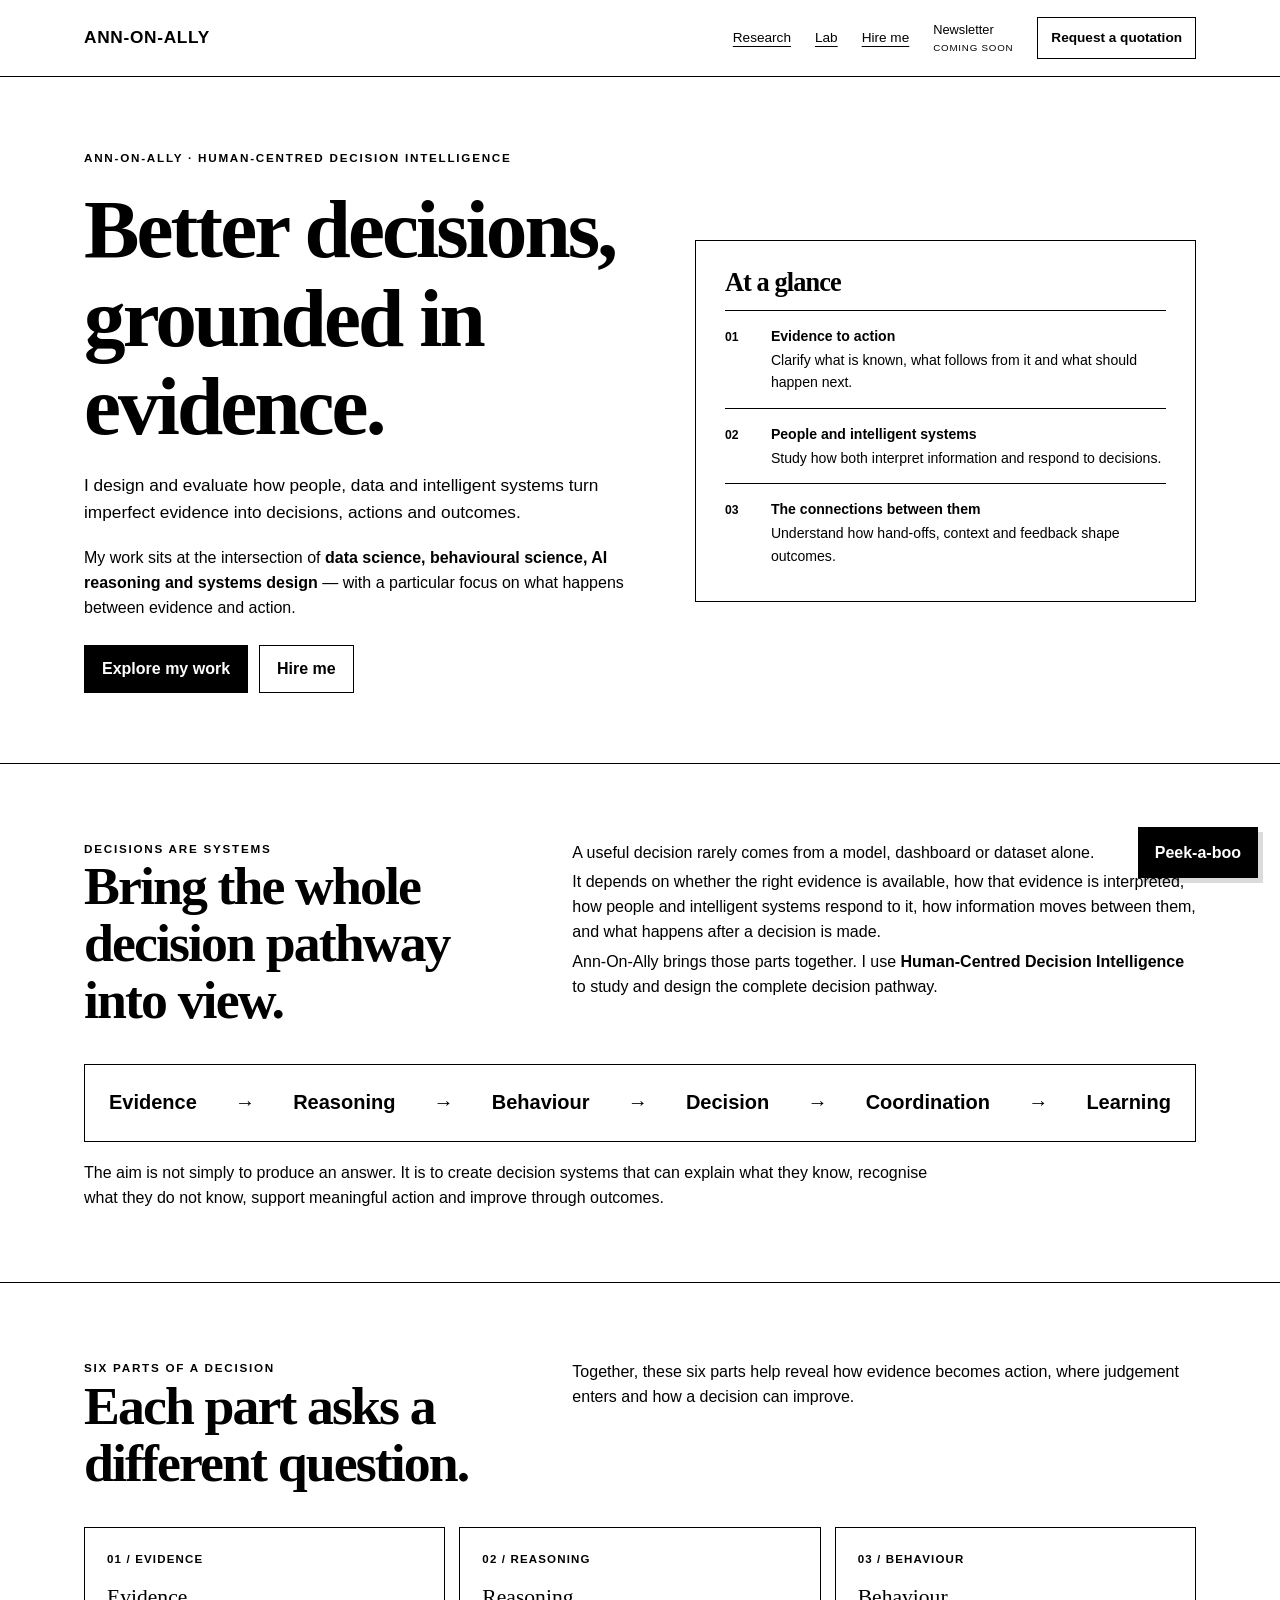
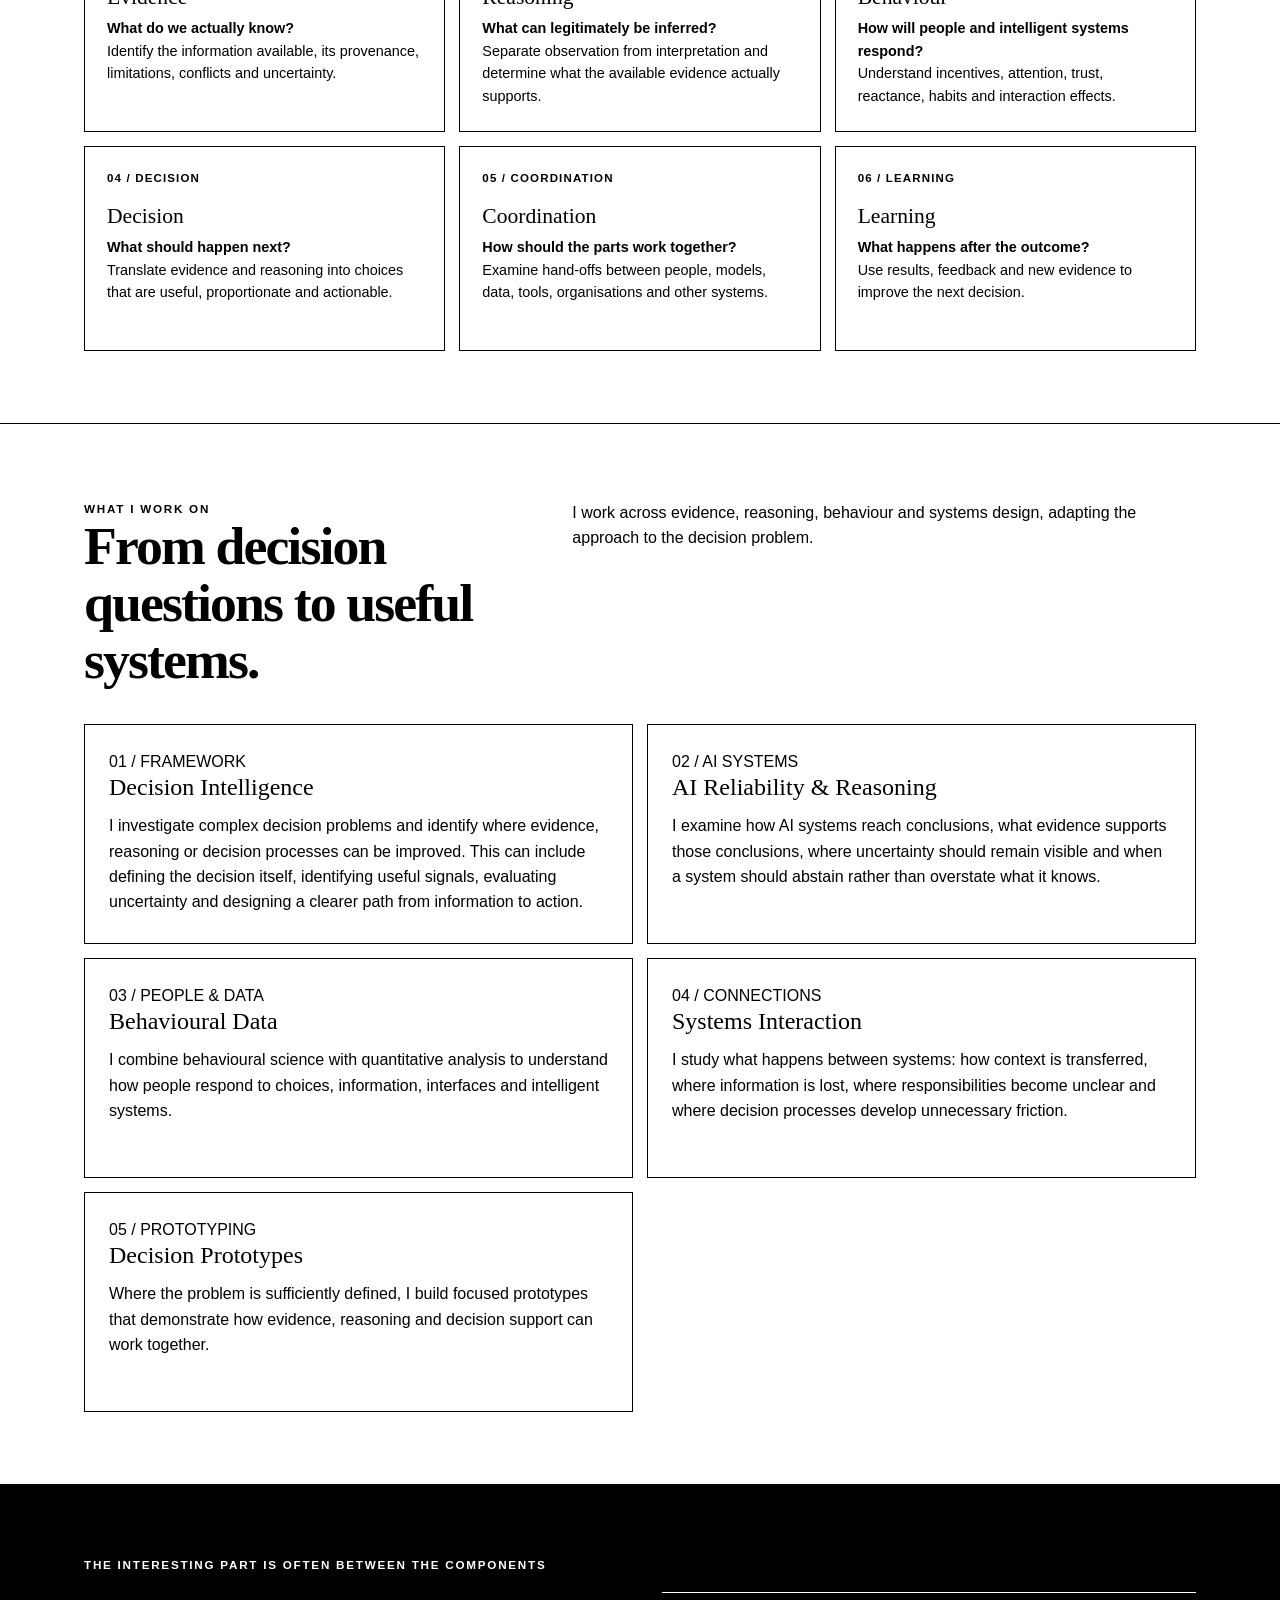
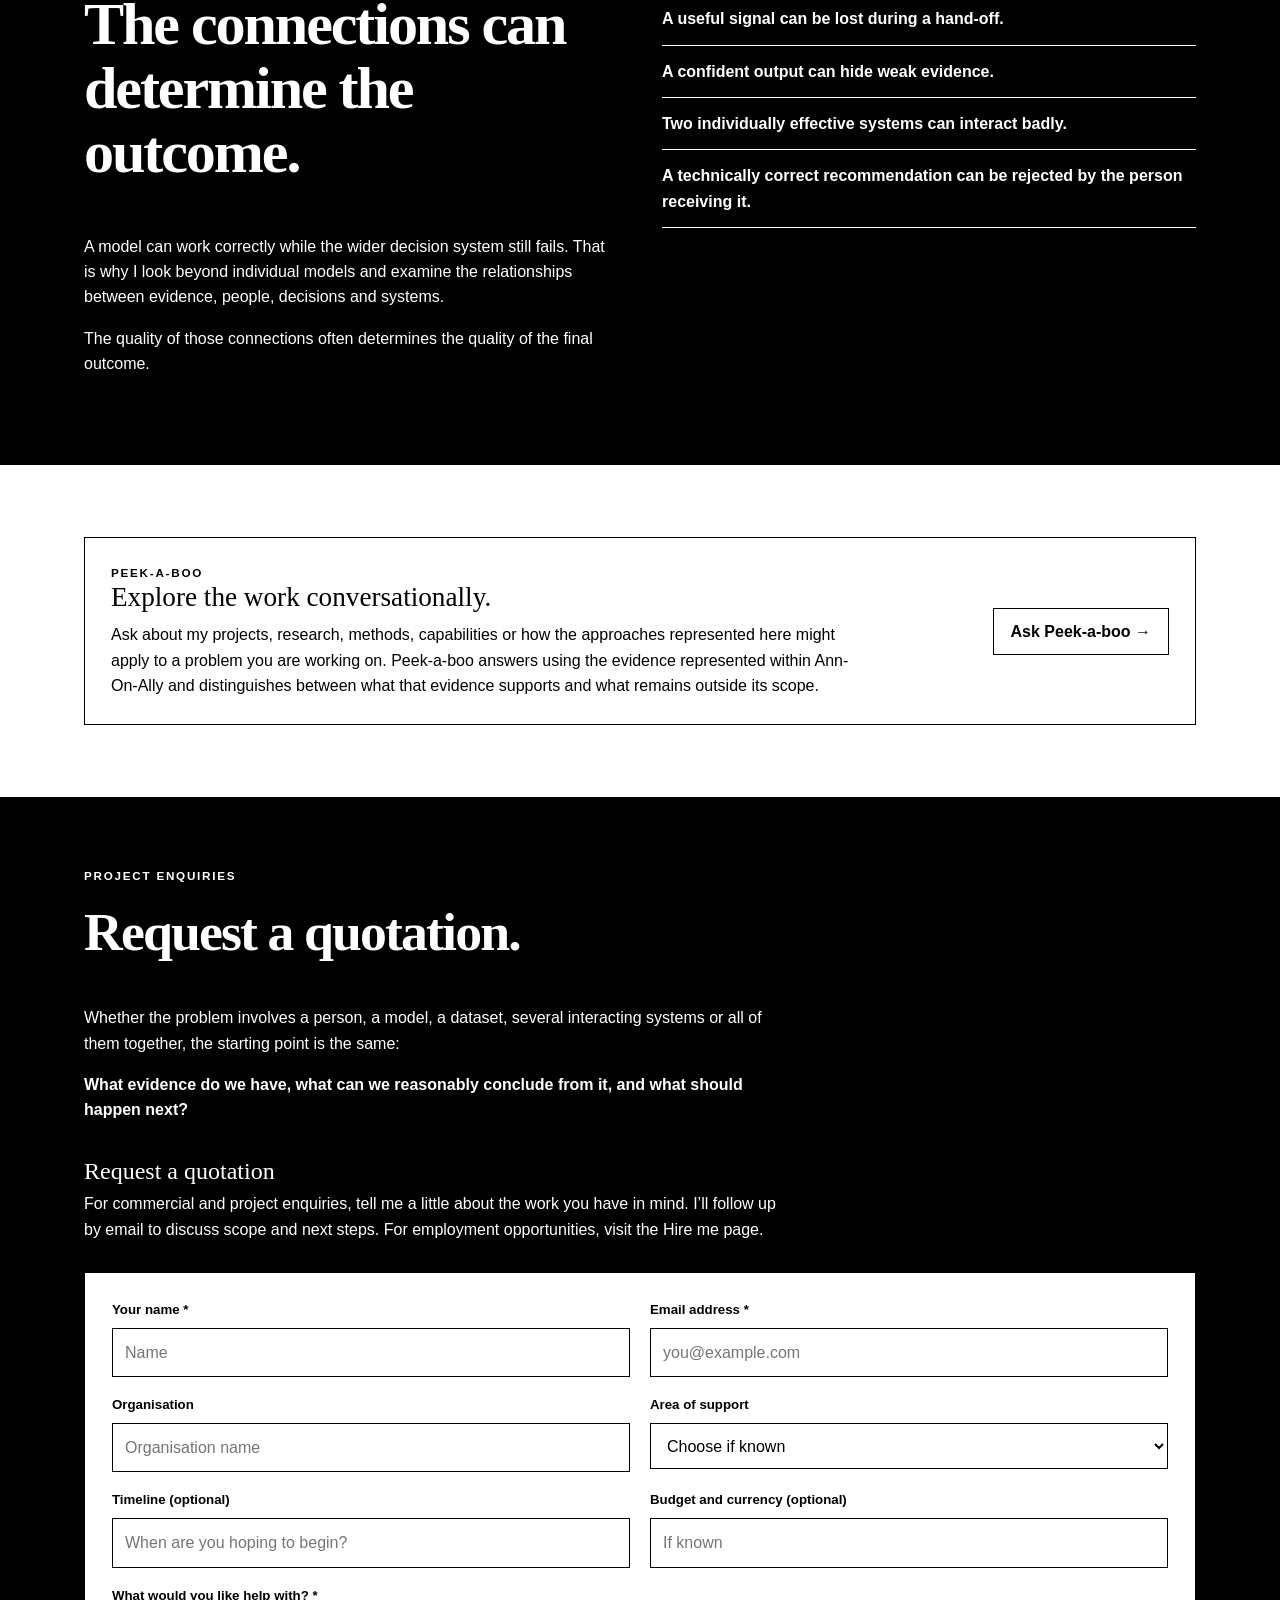
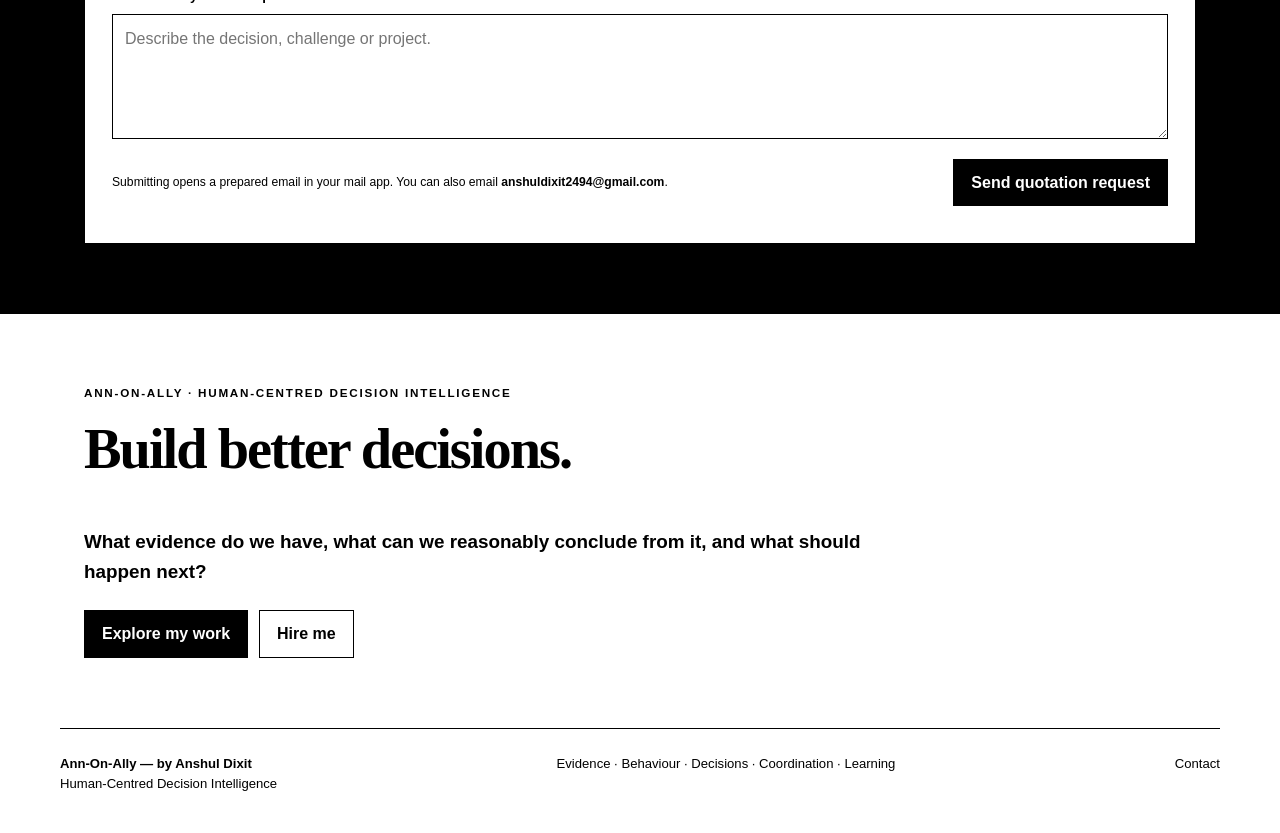
<file: ann-on-ally/index.html>
<!DOCTYPE html>

<html lang="en-GB">
<head>
<meta charset="utf-8"/><meta content="width=device-width, initial-scale=1" name="viewport"/>
<title>Ann-On-Ally | Human-Centred Decision Intelligence</title>

<meta content="Ann-On-Ally explores Human-Centred Decision Intelligence across evidence, reasoning, behaviour, decisions, coordination and learning." name="description"/><link href="assets/home.css" rel="stylesheet"/><link href="assets/frontier-chat.css" rel="stylesheet"/></head>
<body>
<header class="site-header"><div class="header-inner"><a class="wordmark" href="index.html">ANN-ON-ALLY</a><button aria-label="Open navigation" class="menu" onclick="document.querySelector('.nav').classList.toggle('open')">MENU</button><nav aria-label="Ann-On-Ally sections" class="nav"><a href="research.html">Research</a><a href="lab.html">Lab</a><a href="hire.html">Hire me</a><span aria-label="Newsletter coming soon" class="soon" title="Newsletter coming soon">Newsletter <small>Coming soon</small></span><a class="nav-cta" href="#quotation">Request a quotation</a></nav></div></header>
<main id="top"><div class="wrap">
<section class="hero"><div><p class="kicker">Ann-On-Ally · Human-Centred Decision Intelligence</p><h1>Better decisions, grounded in evidence.</h1><p class="intro">I design and evaluate how people, data and intelligent systems turn imperfect evidence into decisions, actions and outcomes.</p><p class="supporting">My work sits at the intersection of <strong>data science, behavioural science, AI reasoning and systems design</strong> — with a particular focus on what happens between evidence and action.</p><div class="button-row"><a class="button solid" href="#framework">Explore my work</a><a class="button" href="hire.html">Hire me</a></div></div><aside class="pointer-panel"><h2>At a glance</h2><div class="pointer"><b>01</b><p><strong>Evidence to action</strong>Clarify what is known, what follows from it and what should happen next.</p></div><div class="pointer"><b>02</b><p><strong>People and intelligent systems</strong>Study how both interpret information and respond to decisions.</p></div><div class="pointer"><b>03</b><p><strong>The connections between them</strong>Understand how hand-offs, context and feedback shape outcomes.</p></div></aside></section></div>
<section class="section" id="framework"><div class="wrap"><div class="section-heading"><div><p class="kicker">Decisions are systems</p><h2>Bring the whole decision pathway into view.</h2></div><div><p>A useful decision rarely comes from a model, dashboard or dataset alone.</p><p>It depends on whether the right evidence is available, how that evidence is interpreted, how people and intelligent systems respond to it, how information moves between them, and what happens after a decision is made.</p><p>Ann-On-Ally brings those parts together. I use <strong>Human-Centred Decision Intelligence</strong> to study and design the complete decision pathway.</p></div></div><div class="pathway"><span>Evidence</span><span class="arrow">→</span><span>Reasoning</span><span class="arrow">→</span><span>Behaviour</span><span class="arrow">→</span><span>Decision</span><span class="arrow">→</span><span>Coordination</span><span class="arrow">→</span><span>Learning</span></div><p style="margin:18px 0 0;max-width:850px">The aim is not simply to produce an answer. It is to create decision systems that can explain what they know, recognise what they do not know, support meaningful action and improve through outcomes.</p></div></section>
<section class="section"><div class="wrap"><div class="section-heading"><div><p class="kicker">Six parts of a decision</p><h2>Each part asks a different question.</h2></div><p>Together, these six parts help reveal how evidence becomes action, where judgement enters and how a decision can improve.</p></div><div class="cards">
<article class="card"><span class="index">01 / EVIDENCE</span><h3>Evidence</h3><p class="question">What do we actually know?</p><p>Identify the information available, its provenance, limitations, conflicts and uncertainty.</p></article>
<article class="card"><span class="index">02 / REASONING</span><h3>Reasoning</h3><p class="question">What can legitimately be inferred?</p><p>Separate observation from interpretation and determine what the available evidence actually supports.</p></article>
<article class="card"><span class="index">03 / BEHAVIOUR</span><h3>Behaviour</h3><p class="question">How will people and intelligent systems respond?</p><p>Understand incentives, attention, trust, reactance, habits and interaction effects.</p></article>
<article class="card"><span class="index">04 / DECISION</span><h3>Decision</h3><p class="question">What should happen next?</p><p>Translate evidence and reasoning into choices that are useful, proportionate and actionable.</p></article>
<article class="card"><span class="index">05 / COORDINATION</span><h3>Coordination</h3><p class="question">How should the parts work together?</p><p>Examine hand-offs between people, models, data, tools, organisations and other systems.</p></article>
<article class="card"><span class="index">06 / LEARNING</span><h3>Learning</h3><p class="question">What happens after the outcome?</p><p>Use results, feedback and new evidence to improve the next decision.</p></article>
</div></div></section>
<section class="section" id="work"><div class="wrap"><div class="section-heading"><div><p class="kicker">What I work on</p><h2>From decision questions to useful systems.</h2></div><p>I work across evidence, reasoning, behaviour and systems design, adapting the approach to the decision problem.</p></div><div class="work-grid">
<article class="work-card"><span class="index">01 / FRAMEWORK</span><h3>Decision Intelligence</h3><p>I investigate complex decision problems and identify where evidence, reasoning or decision processes can be improved. This can include defining the decision itself, identifying useful signals, evaluating uncertainty and designing a clearer path from information to action.</p></article>
<article class="work-card"><span class="index">02 / AI SYSTEMS</span><h3>AI Reliability &amp; Reasoning</h3><p>I examine how AI systems reach conclusions, what evidence supports those conclusions, where uncertainty should remain visible and when a system should abstain rather than overstate what it knows.</p></article>
<article class="work-card"><span class="index">03 / PEOPLE &amp; DATA</span><h3>Behavioural Data</h3><p>I combine behavioural science with quantitative analysis to understand how people respond to choices, information, interfaces and intelligent systems.</p></article>
<article class="work-card"><span class="index">04 / CONNECTIONS</span><h3>Systems Interaction</h3><p>I study what happens between systems: how context is transferred, where information is lost, where responsibilities become unclear and where decision processes develop unnecessary friction.</p></article>
<article class="work-card"><span class="index">05 / PROTOTYPING</span><h3>Decision Prototypes</h3><p>Where the problem is sufficiently defined, I build focused prototypes that demonstrate how evidence, reasoning and decision support can work together.</p></article>
</div></div></section>
<section class="insight"><div class="wrap"><p class="kicker">The interesting part is often between the components</p><div class="insight-grid"><div><h2>The connections can determine the outcome.</h2><p>A model can work correctly while the wider decision system still fails. That is why I look beyond individual models and examine the relationships between evidence, people, decisions and systems.</p><p>The quality of those connections often determines the quality of the final outcome.</p></div><ul class="insight-list"><li>A useful signal can be lost during a hand-off.</li><li>A confident output can hide weak evidence.</li><li>Two individually effective systems can interact badly.</li><li>A technically correct recommendation can be rejected by the person receiving it.</li></ul></div></div></section>
<section class="section" id="frontier"><div class="wrap"><div class="frontier"><div><p class="kicker">Peek-a-boo</p><h3>Explore the work conversationally.</h3><p>Ask about my projects, research, methods, capabilities or how the approaches represented here might apply to a problem you are working on. Peek-a-boo answers using the evidence represented within Ann-On-Ally and distinguishes between what that evidence supports and what remains outside its scope.</p></div><button class="button frontier-open" type="button">Ask Peek-a-boo →</button></div></div></section>
<section class="quote-section" id="quotation"><div class="wrap"><p class="kicker">Project enquiries</p><h2>Request a quotation.</h2><p class="quote-intro">Whether the problem involves a person, a model, a dataset, several interacting systems or all of them together, the starting point is the same:</p><p class="quote-intro"><strong>What evidence do we have, what can we reasonably conclude from it, and what should happen next?</strong></p><h3 style="font:1.5rem Georgia,serif;margin:36px 0 6px">Request a quotation</h3><p class="quote-intro">For commercial and project enquiries, tell me a little about the work you have in mind. I’ll follow up by email to discuss scope and next steps. For employment opportunities, visit the Hire me page.</p><form class="form-shell" id="quotationForm"><div class="form-grid"><div class="field"><label for="name">Your name *</label><input autocomplete="name" id="name" name="name" placeholder="Name" required=""/></div><div class="field"><label for="email">Email address *</label><input autocomplete="email" id="email" name="email" placeholder="you@example.com" required="" type="email"/></div><div class="field"><label for="organisation">Organisation</label><input autocomplete="organization" id="organisation" name="organisation" placeholder="Organisation name"/></div><div class="field"><label for="support">Area of support</label><select id="support" name="support"><option value="">Choose if known</option><option>Decision Intelligence Audit</option><option>AI Reliability Evaluation</option><option>Systems Interaction Review</option><option>Behavioural Data Investigation</option><option>Decision Prototype</option><option>Something else / not sure yet</option></select></div><div class="field"><label for="timeline">Timeline (optional)</label><input id="timeline" name="timeline" placeholder="When are you hoping to begin?"/></div><div class="field"><label for="budget">Budget and currency (optional)</label><input id="budget" name="budget" placeholder="If known"/></div><div class="field full"><label for="details">What would you like help with? *</label><textarea id="details" name="details" placeholder="Describe the decision, challenge or project." required=""></textarea></div></div><div class="form-bottom"><p class="form-note">Submitting opens a prepared email in your mail app. You can also email <strong>anshuldixit2494@gmail.com</strong>.</p><button class="button solid" type="submit">Send quotation request</button></div><p aria-live="polite" class="form-note" id="quotationStatus" style="margin-top:10px"></p></form></div></section>
<section class="closing"><div class="wrap"><p class="kicker">Ann-On-Ally · Human-Centred Decision Intelligence</p><h2>Build better decisions.</h2><p class="bold-line">What evidence do we have, what can we reasonably conclude from it, and what should happen next?</p><div class="button-row" style="margin-top:24px"><a class="button solid" href="#framework">Explore my work</a><a class="button" href="hire.html">Hire me</a></div></div></section></main>
<footer class="wrap footer"><p><span class="footer-brand">Ann-On-Ally — by Anshul Dixit</span><br/>Human-Centred Decision Intelligence</p><p>Evidence · Behaviour · Decisions · Coordination · Learning</p><p><a href="mailto:anshuldixit2494@gmail.com">Contact</a></p></footer>
<button class="frontier-launch" id="frontierLaunch" type="button">Peek-a-boo</button><aside aria-label="Peek-a-boo" class="frontier-chat" id="frontierChat">
<div class="fc-head"><div><strong>Peek-a-boo</strong><span>Evidence-aware website assistant</span></div><button aria-label="Close" class="fc-close" id="frontierClose" type="button">×</button></div>
<div class="fc-body" id="frontierMessages">
<div class="fc-msg bot">Ask about Anshul’s work, research, methods, capabilities, or how the approaches represented on Ann-On-Ally might apply to your problem.<div class="fc-meta"><span class="fc-status">PEEK-A-BOO</span> · Website evidence</div></div>
</div>
<form class="fc-form" id="frontierForm"><input aria-label="Question" autocomplete="off" id="frontierInput" maxlength="1200" placeholder="Ask about the work or how it could apply…"/><button type="submit">Ask</button></form>
<div class="fc-note">Peek-a-boo answers from evidence represented within Ann-On-Ally and can leave a question unresolved when the site does not support a conclusion.</div>
</aside><script src="cloud-config.js"></script><script src="assets/site.js"></script><script src="assets/frontier-chat.js"></script></body></html>
</file>
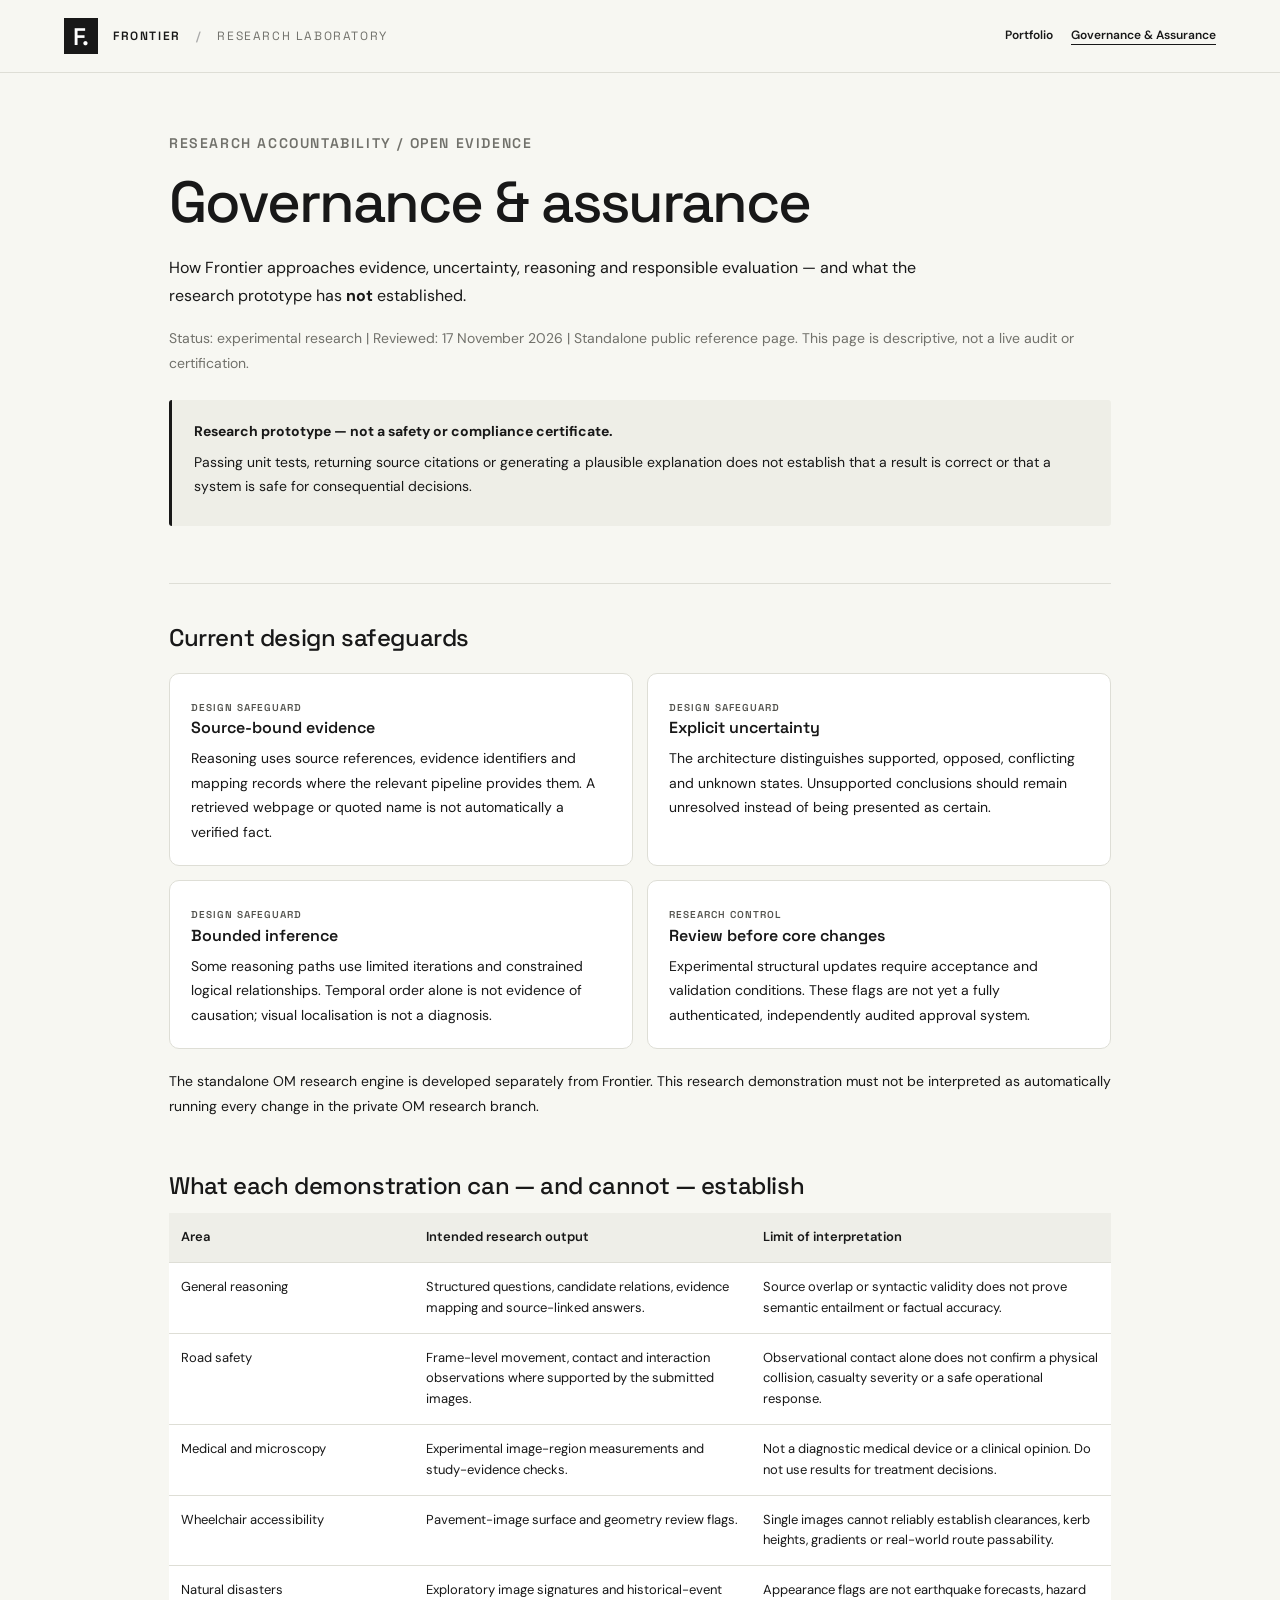
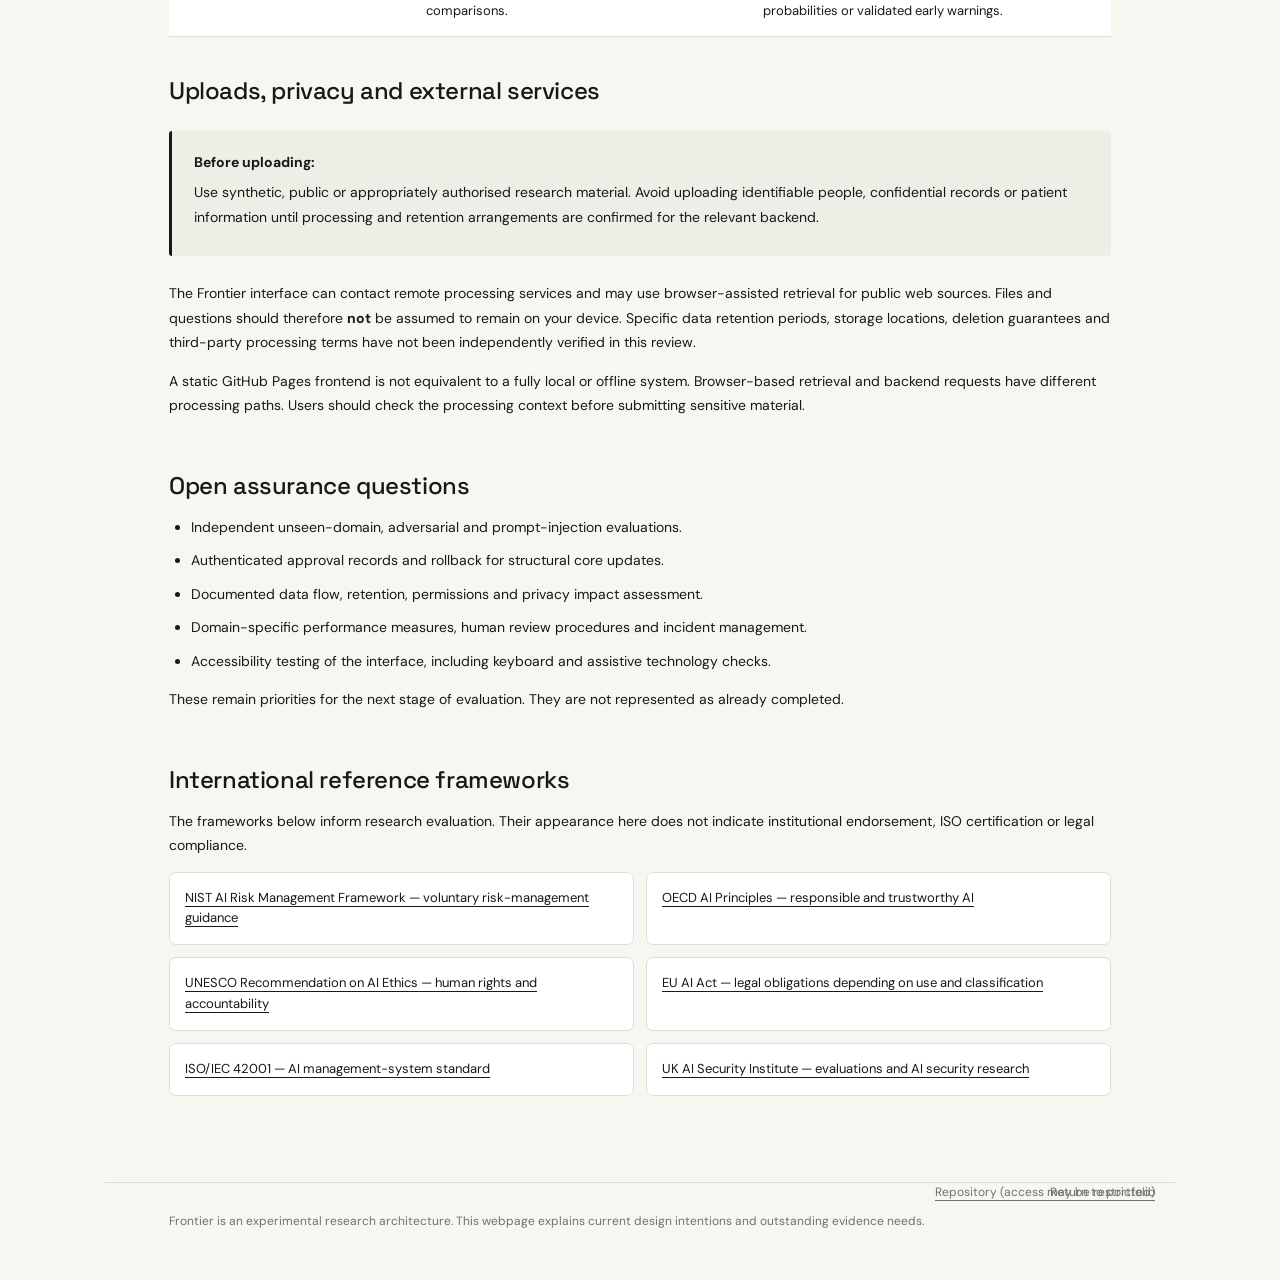
<file: frontier-assurance/index.html>
<!doctype html>
<html lang="en">
<head>
<meta charset="utf-8">
<meta name="viewport" content="width=device-width,initial-scale=1">
<meta name="description" content="Frontier research prototype: governance approach, evidence safeguards, limitations and responsible-AI framework references.">
<title>Governance &amp; Assurance | Frontier Research Laboratory</title>
<style>
@import url('https://fonts.googleapis.com/css2?family=DM+Sans:wght@400;500;600;700&family=Space+Grotesk:wght@400;500;600;700&display=swap');
:root{--ink:#181818;--muted:#71716b;--line:#deded6;--paper:#f7f7f2;--white:#fff}*{box-sizing:border-box}body{margin:0;background:var(--paper);color:var(--ink);font:14px/1.6 'DM Sans',system-ui,sans-serif}button,input,textarea,select{font:inherit}button,a,summary{-webkit-tap-highlight-color:transparent}button,summary{cursor:pointer}a{color:inherit;text-underline-offset:4px}header{padding:23px 5%;border-bottom:1px solid var(--line);display:flex;justify-content:space-between;align-items:center;gap:20px;background:var(--paper)}.brand{text-decoration:none;font:600 12px 'Space Grotesk',sans-serif;letter-spacing:1.6px;display:flex;gap:15px;align-items:center}.symbol{display:grid;place-items:center;background:var(--ink);color:white;width:34px;height:36px;font-size:24px;letter-spacing:-2px;padding-right:3px}.divider{color:#aaa}.muted{color:var(--muted);font-weight:400}.connections{display:flex;gap:22px;font-size:11px;color:var(--muted)}main{max-width:1380px;margin:auto;padding:0 5%}.intro{padding:54px 0 38px;position:relative}.eyebrow,.field-caption{font-size:10px;font-weight:600;letter-spacing:1.8px;color:var(--muted)}h1{font:500 clamp(35px,4.2vw,60px)/1.08 'Space Grotesk',sans-serif;letter-spacing:-2.8px;margin:18px 0}h1 span{color:#8c8c82}.lede{position:absolute;right:0;bottom:45px;color:var(--muted);max-width:335px;font-size:13px}.version-tabs{display:grid;grid-template-columns:repeat(3,1fr);border:1px solid var(--line);border-radius:10px 10px 0 0;overflow:hidden}.version-tabs button{position:relative;text-align:left;border:0;border-right:1px solid var(--line);padding:19px 26px;background:#efefe8;display:grid;grid-template-columns:25px 1fr;column-gap:12px;align-items:center}.version-tabs button:last-child{border-right:0}.version-tabs button[aria-selected=true]{background:var(--ink);color:#fff}.version-tabs button>span{grid-row:span 2;font:11px 'Space Grotesk';opacity:.5}.version-tabs strong{font:500 19px 'Space Grotesk';letter-spacing:-.5px}.version-tabs small{opacity:.6;font-size:11px}.lab{display:grid;grid-template-columns:1fr 1.13fr;border:1px solid var(--line);border-top:0;background:var(--white);border-radius:0 0 10px 10px;overflow:hidden}.inputs,.outputs{padding:28px 30px}.inputs{border-right:1px solid var(--line)}.outputs{background:#fdfdfa}.section-head{display:flex;align-items:center;justify-content:space-between;gap:10px;margin-bottom:14px}h2{font:500 18px 'Space Grotesk';margin:0;letter-spacing:-.4px}.tag{font:500 9px 'Space Grotesk';letter-spacing:.8px;border:1px solid var(--line);border-radius:3px;padding:5px 7px;white-space:nowrap}.note{color:var(--muted);font-size:12px;line-height:1.7;margin:14px 0 23px}label{display:block;font-size:12px;font-weight:600;margin:18px 0 9px}textarea,select{width:100%;border:1px solid #d6d6ce;border-radius:5px;padding:13px;background:#fff;resize:vertical;line-height:1.6;color:var(--ink)}textarea:focus,select:focus{outline:2px solid #444;outline-offset:2px}.presets{display:flex;gap:6px;flex-wrap:wrap}.presets button,#check-bridge,#download-result{border:1px solid var(--line);border-radius:4px;background:white;padding:6px 10px;font-size:11px}.presets button:hover{border-color:var(--ink)}.retrieval-box{display:flex;gap:12px;border:1px dashed var(--line);border-radius:5px;padding:15px;margin:23px 0 18px}.retrieval-box strong{font-size:12px}.retrieval-box p{margin:3px 0 0;font-size:11px;color:var(--muted)}.arrow{font-size:22px}.run{background:var(--ink);color:#fff;border:0;border-radius:5px;padding:14px 17px;text-align:left;width:100%;display:flex;justify-content:space-between;align-items:center;font-weight:500}.run:hover{background:#363630}.run:disabled{opacity:.5;cursor:wait}.small{font-size:10px;line-height:1.7;color:var(--muted)}#progress{font-size:12px;min-height:20px}details{border-top:1px solid var(--line);padding-top:14px;margin:20px 0}summary{font-size:12px;font-weight:500}ol{padding-left:18px;font-size:12px;color:var(--muted)}li{margin:9px 0}.empty{text-align:center;padding:70px 0 90px;color:var(--muted)}.orbit{display:block;font:70px 'Space Grotesk';color:#b6b6a9}.empty h3{font:500 20px 'Space Grotesk';color:var(--ink);margin:19px 0 10px}.empty p{font-size:12px}.flow{display:flex;justify-content:center;gap:9px;align-items:center;margin-top:38px;font-size:10px}.flow span{border:1px solid var(--line);padding:7px 10px;border-radius:4px}.flow b{font-weight:400}.answer{font:400 17px/1.8 'DM Sans';white-space:pre-wrap;margin:25px 0}.source-title{font:500 13px 'Space Grotesk';border-top:1px solid var(--line);padding-top:20px}.source{padding:10px 0;border-bottom:1px solid var(--line);display:flex;gap:13px;align-items:flex-start}.source .number{font-size:10px;color:var(--muted)}.source a{font-size:12px;text-decoration:none;overflow-wrap:anywhere}.source p{font-size:10px;color:var(--muted);margin:3px 0}.branch-scores{display:grid;grid-template-columns:1fr 1fr;gap:10px}.branch{border:1px solid var(--line);padding:13px;border-radius:5px}.branch strong{display:block;font:500 27px 'Space Grotesk'}.branch p{font-size:10px;color:var(--muted);margin:3px 0}.branch span{font-size:11px}pre{max-height:400px;overflow:auto;font:10px/1.6 ui-monospace,monospace;background:#efefe8;padding:15px;white-space:pre-wrap;overflow-wrap:anywhere}footer{position:relative;margin:28px 0 40px;padding-right:130px;color:var(--muted);font-size:10px}footer p{margin:4px 0}footer>a{position:absolute;right:0;top:0}.sr-only{position:absolute;width:1px;height:1px;overflow:hidden;clip:rect(0,0,0,0)}[hidden]{display:none!important}button:focus-visible,a:focus-visible,summary:focus-visible{outline:2px solid #777;outline-offset:3px}@media(max-width:900px){.lede{position:static;max-width:100%;margin-top:20px}.intro{padding-top:34px}h1{letter-spacing:-1.7px}.connections{flex-direction:column;gap:2px}.lab{grid-template-columns:1fr}.inputs{border-right:0;border-bottom:1px solid var(--line)}.version-tabs button{padding:15px 12px;grid-template-columns:1fr}.version-tabs button>span{display:none}.version-tabs strong{font-size:15px}.version-tabs small{font-size:9px}.empty{padding:40px 0 60px}}@media(max-width:480px){header{padding:15px 5%}.brand{gap:8px;letter-spacing:.7px;font-size:10px}.brand .muted,.divider{display:none}.connections{font-size:9px}.inputs,.outputs{padding:23px 20px}main{padding:0 4%}.tag{font-size:8px}.flow{gap:5px}.flow span{padding:6px}.answer{font-size:15px}}
.version-tabs{grid-template-columns:repeat(4,1fr)}.version-tabs button{display:flex;flex-direction:column;align-items:flex-start;gap:6px;padding:18px}.version-tabs strong{font-size:16px;line-height:1.3}.agent-panel{border:1px solid var(--line);border-top:0;padding:32px;background:white;display:grid;grid-template-columns:1fr 1fr;gap:50px}.agent-panel h3{font:500 17px 'Space Grotesk'}.agent-panel li{padding:8px;border-bottom:1px solid var(--line)}.secondary{background:white;border:1px solid #ccc;border-radius:4px;padding:10px 14px;margin:10px 0;font-size:12px}.camera-preview{background:#efefe8;border:1px solid var(--line);border-radius:5px;margin:18px 0 10px;overflow:hidden}.camera-preview canvas,.camera-preview video{width:100%;height:auto;display:block}#road-scene{background:#eee;border:1px solid #ddd;border-radius:5px;width:100%;margin-top:15px}#road-frame{width:100%}.check-label{font-weight:400;font-size:12px;display:flex;gap:8px;align-items:center}#run-physical{margin-top:24px}#run-study-example{width:100%}@media(max-width:900px){.version-tabs{grid-template-columns:repeat(2,1fr)}.version-tabs button{border-bottom:1px solid var(--line)}.agent-panel{grid-template-columns:1fr;gap:15px}.version-tabs strong{font-size:14px}}
.version-tabs{grid-template-columns:repeat(5,1fr)}.version-tabs strong{font-size:14px}.version-tabs small{font-size:10px}.files-panel{background:white;border:1px solid var(--line);border-top:0;padding:32px}.files-panel>p{max-width:850px;color:var(--muted);font-size:13px}.download-pack{display:inline-block;background:#181818;color:white;text-decoration:none;border-radius:4px;padding:12px 18px;margin:15px 0 25px}.table-wrap{overflow:auto}table{border-collapse:collapse;width:100%;font-size:12px}th{text-align:left;background:#f2f2ec}td,th{padding:15px;border-bottom:1px solid var(--line);vertical-align:top}td code{font-size:11px;overflow-wrap:anywhere}td button{font-size:11px;border:1px solid #ccc;border-radius:4px;padding:8px;background:white;white-space:normal}.file-nudge{border:1px solid var(--line);padding:14px;border-radius:5px;background:#f7f7f2;margin-bottom:20px}.file-nudge>strong{font-size:12px}.file-nudge label{font-size:11px;margin-top:12px}.file-nudge input{max-width:100%;font-size:11px}.file-nudge p{font-size:11px;color:var(--muted);overflow-wrap:anywhere}.file-nudge .secondary{margin-bottom:0}@media(max-width:1000px){.version-tabs{grid-template-columns:repeat(3,1fr)}}@media(max-width:600px){.version-tabs{grid-template-columns:repeat(2,1fr)}.files-panel{padding:22px 18px}td,th{padding:10px}}

.evidence-visuals{margin:20px 0}.evidence-visuals figure{margin:0 0 20px;padding:12px;border:1px solid #d5d5cc;border-radius:10px;background:white}.evidence-visuals img{display:block;width:100%;height:auto}.evidence-visuals figcaption{font-size:13px;line-height:1.6;margin:12px 0;color:#444}.evidence-visuals button{font-size:12px;padding:9px 12px}

.study-question-suggestions{margin:12px 0 24px}.study-question-suggestions>p:first-child{font-size:12px;font-weight:600;margin:0 0 10px}.study-question-suggestions [role=group]{display:grid;gap:8px}.study-question-suggestions button{text-align:left;font:inherit;font-size:12px;line-height:1.5;padding:10px 12px;background:#fafaf7;border:1px solid var(--line);border-radius:6px;cursor:pointer;white-space:normal}.study-question-suggestions button:hover,.study-question-suggestions button[aria-pressed=true]{background:#efefe8;border-color:#222}.study-question-suggestions button:focus-visible{outline:2px solid #222;outline-offset:2px}

</style>
<style>
:root {color-scheme:light}
.assurance-page{max-width:1070px;margin:auto;padding:44px 5% 86px}
.assurance-header{display:flex;align-items:center;justify-content:space-between;gap:16px;flex-wrap:wrap;padding:18px 5%;border-bottom:1px solid var(--line);background:var(--paper)}
.assurance-header .brand{display:inline-flex;align-items:center}
.assurance-nav{display:flex;align-items:center;gap:18px;flex-wrap:wrap}
.assurance-nav a{font-size:12px;font-weight:600;text-decoration:none}
.assurance-nav a[aria-current=page]{text-decoration:underline;text-underline-offset:5px}
.assurance-kicker{font:600 11px 'Space Grotesk',system-ui,sans-serif;letter-spacing:1.6px;text-transform:uppercase;color:var(--muted)}
.assurance-page h1{font:500 clamp(36px,5vw,58px)/1.12 'Space Grotesk',system-ui,sans-serif;letter-spacing:-2px;max-width:850px;margin:14px 0 20px}
.assurance-page h2{font:500 24px 'Space Grotesk',system-ui,sans-serif;letter-spacing:-.4px;margin:0 0 12px}
.assurance-page h3{font:600 16px 'Space Grotesk',system-ui,sans-serif;margin:0 0 8px}
.assurance-page p,.assurance-page li{font-size:14px;line-height:1.75}
.assurance-lede{font-size:16px!important;max-width:780px}
.assurance-lead{padding-bottom:32px;border-bottom:1px solid var(--line)}
.assurance-meta{font-size:12px;color:var(--muted)}
.assurance-section{padding-top:38px}
.assurance-cards{display:grid;grid-template-columns:repeat(2,minmax(0,1fr));gap:14px;margin:20px 0}
.assurance-card{background:var(--white);border:1px solid var(--line);padding:21px;border-radius:10px}
.assurance-card p{margin:7px 0 0}
.assurance-status{font:600 10px 'Space Grotesk',system-ui,sans-serif;letter-spacing:1px;color:#53534e;text-transform:uppercase}
.assurance-banner{background:#eeeee7;padding:20px 22px;border-left:3px solid var(--ink);margin:25px 0;border-radius:3px}
.assurance-banner p{margin:7px 0}
.assurance-table{width:100%;border-collapse:collapse;font-size:13px;background:#fff}
.assurance-table th{text-align:left;font-weight:600;background:#eeeee8}
.assurance-table th,.assurance-table td{border-bottom:1px solid var(--line);padding:14px 12px;vertical-align:top;line-height:1.6}
.assurance-table th:first-child{width:26%}
.assurance-links{display:grid;grid-template-columns:repeat(2,minmax(0,1fr));gap:12px}
.assurance-links a{display:block;border:1px solid var(--line);padding:15px;background:#fff;border-radius:7px;font-size:13px}
.assurance-notes{padding-left:22px}
.assurance-page a:focus-visible,.assurance-header a:focus-visible{outline:3px solid #383838;outline-offset:4px}
.assurance-footer{max-width:1070px;margin:auto;padding:25px 5% 45px;border-top:1px solid var(--line);font-size:12px;color:var(--muted)}
.assurance-footer a{margin-right:20px}
@media(max-width:700px){.assurance-cards,.assurance-links{grid-template-columns:1fr}.assurance-table{display:block;overflow-x:auto}.assurance-page{padding-top:30px}.assurance-header{align-items:flex-start}.assurance-page h1{letter-spacing:-1px}}
</style>
</head>
<body>
<header class="assurance-header">
<a class="brand" href="../index.html"><span class="symbol">F.</span> FRONTIER <span class="divider">/</span><span class="muted">RESEARCH LABORATORY</span></a>
<nav class="assurance-nav" aria-label="Primary navigation">
<a href="../index.html">Portfolio</a>
<a href="index.html" aria-current="page">Governance &amp; Assurance</a>
</nav>
</header>
<main class="assurance-page" id="main">
<section class="assurance-lead" aria-labelledby="page-title">
<p class="assurance-kicker">Research accountability / Open evidence</p>
<h1 id="page-title">Governance &amp; assurance</h1>
<p class="assurance-lede">How Frontier approaches evidence, uncertainty, reasoning and responsible evaluation — and what the research prototype has <strong>not</strong> established.</p>
<p class="assurance-meta">Status: experimental research | Reviewed: 17 November 2026 | Standalone public reference page. This page is descriptive, not a live audit or certification.</p>
<div class="assurance-banner" role="note">
<strong>Research prototype — not a safety or compliance certificate.</strong>
<p>Passing unit tests, returning source citations or generating a plausible explanation does not establish that a result is correct or that a system is safe for consequential decisions.</p>
</div>
</section>
<section class="assurance-section" aria-labelledby="principles">
<h2 id="principles">Current design safeguards</h2>
<div class="assurance-cards">
<article class="assurance-card"><span class="assurance-status">Design safeguard</span><h3>Source-bound evidence</h3><p>Reasoning uses source references, evidence identifiers and mapping records where the relevant pipeline provides them. A retrieved webpage or quoted name is not automatically a verified fact.</p></article>
<article class="assurance-card"><span class="assurance-status">Design safeguard</span><h3>Explicit uncertainty</h3><p>The architecture distinguishes supported, opposed, conflicting and unknown states. Unsupported conclusions should remain unresolved instead of being presented as certain.</p></article>
<article class="assurance-card"><span class="assurance-status">Design safeguard</span><h3>Bounded inference</h3><p>Some reasoning paths use limited iterations and constrained logical relationships. Temporal order alone is not evidence of causation; visual localisation is not a diagnosis.</p></article>
<article class="assurance-card"><span class="assurance-status">Research control</span><h3>Review before core changes</h3><p>Experimental structural updates require acceptance and validation conditions. These flags are not yet a fully authenticated, independently audited approval system.</p></article>
</div>
<p>The standalone OM research engine is developed separately from Frontier. This research demonstration must not be interpreted as automatically running every change in the private OM research branch.</p>
</section>
<section class="assurance-section" aria-labelledby="scope">
<h2 id="scope">What each demonstration can — and cannot — establish</h2>
<table class="assurance-table">
<thead><tr><th>Area</th><th>Intended research output</th><th>Limit of interpretation</th></tr></thead>
<tbody>
<tr><td>General reasoning</td><td>Structured questions, candidate relations, evidence mapping and source-linked answers.</td><td>Source overlap or syntactic validity does not prove semantic entailment or factual accuracy.</td></tr>
<tr><td>Road safety</td><td>Frame-level movement, contact and interaction observations where supported by the submitted images.</td><td>Observational contact alone does not confirm a physical collision, casualty severity or a safe operational response.</td></tr>
<tr><td>Medical and microscopy</td><td>Experimental image-region measurements and study-evidence checks.</td><td>Not a diagnostic medical device or a clinical opinion. Do not use results for treatment decisions.</td></tr>
<tr><td>Wheelchair accessibility</td><td>Pavement-image surface and geometry review flags.</td><td>Single images cannot reliably establish clearances, kerb heights, gradients or real-world route passability.</td></tr>
<tr><td>Natural disasters</td><td>Exploratory image signatures and historical-event comparisons.</td><td>Appearance flags are not earthquake forecasts, hazard probabilities or validated early warnings.</td></tr>
</tbody>
</table>
</section>
<section class="assurance-section" aria-labelledby="privacy">
<h2 id="privacy">Uploads, privacy and external services</h2>
<div class="assurance-banner">
<strong>Before uploading:</strong>
<p>Use synthetic, public or appropriately authorised research material. Avoid uploading identifiable people, confidential records or patient information until processing and retention arrangements are confirmed for the relevant backend.</p>
</div>
<p>The Frontier interface can contact remote processing services and may use browser-assisted retrieval for public web sources. Files and questions should therefore <strong>not</strong> be assumed to remain on your device. Specific data retention periods, storage locations, deletion guarantees and third-party processing terms have not been independently verified in this review.</p>
<p>A static GitHub Pages frontend is not equivalent to a fully local or offline system. Browser-based retrieval and backend requests have different processing paths. Users should check the processing context before submitting sensitive material.</p>
</section>
<section class="assurance-section" aria-labelledby="open">
<h2 id="open">Open assurance questions</h2>
<ul class="assurance-notes">
<li>Independent unseen-domain, adversarial and prompt-injection evaluations.</li>
<li>Authenticated approval records and rollback for structural core updates.</li>
<li>Documented data flow, retention, permissions and privacy impact assessment.</li>
<li>Domain-specific performance measures, human review procedures and incident management.</li>
<li>Accessibility testing of the interface, including keyboard and assistive technology checks.</li>
</ul>
<p>These remain priorities for the next stage of evaluation. They are not represented as already completed.</p>
</section>
<section class="assurance-section" aria-labelledby="frameworks">
<h2 id="frameworks">International reference frameworks</h2>
<p>The frameworks below inform research evaluation. Their appearance here does not indicate institutional endorsement, ISO certification or legal compliance.</p>
<div class="assurance-links">
<a href="https://www.nist.gov/itl/ai-risk-management-framework" target="_blank" rel="noopener noreferrer">NIST AI Risk Management Framework — voluntary risk-management guidance</a>
<a href="https://oecd.ai/en/ai-principles" target="_blank" rel="noopener noreferrer">OECD AI Principles — responsible and trustworthy AI</a>
<a href="https://www.unesco.org/en/artificial-intelligence/recommendation-ethics" target="_blank" rel="noopener noreferrer">UNESCO Recommendation on AI Ethics — human rights and accountability</a>
<a href="https://digital-strategy.ec.europa.eu/en/policies/regulatory-framework-ai" target="_blank" rel="noopener noreferrer">EU AI Act — legal obligations depending on use and classification</a>
<a href="https://www.iso.org/standard/81230.html" target="_blank" rel="noopener noreferrer">ISO/IEC 42001 — AI management-system standard</a>
<a href="https://www.aisi.gov.uk/" target="_blank" rel="noopener noreferrer">UK AI Security Institute — evaluations and AI security research</a>
</div>
</section>
</main>
<footer class="assurance-footer">
<p>Frontier is an experimental research architecture. This webpage explains current design intentions and outstanding evidence needs.</p>
<a href="../index.html">Return to portfolio</a>
<a href="https://github.com/cafeco09/frontier-chatbot" target="_blank" rel="noopener noreferrer">Repository (access may be restricted)</a>
</footer>
</body></html>
</file>
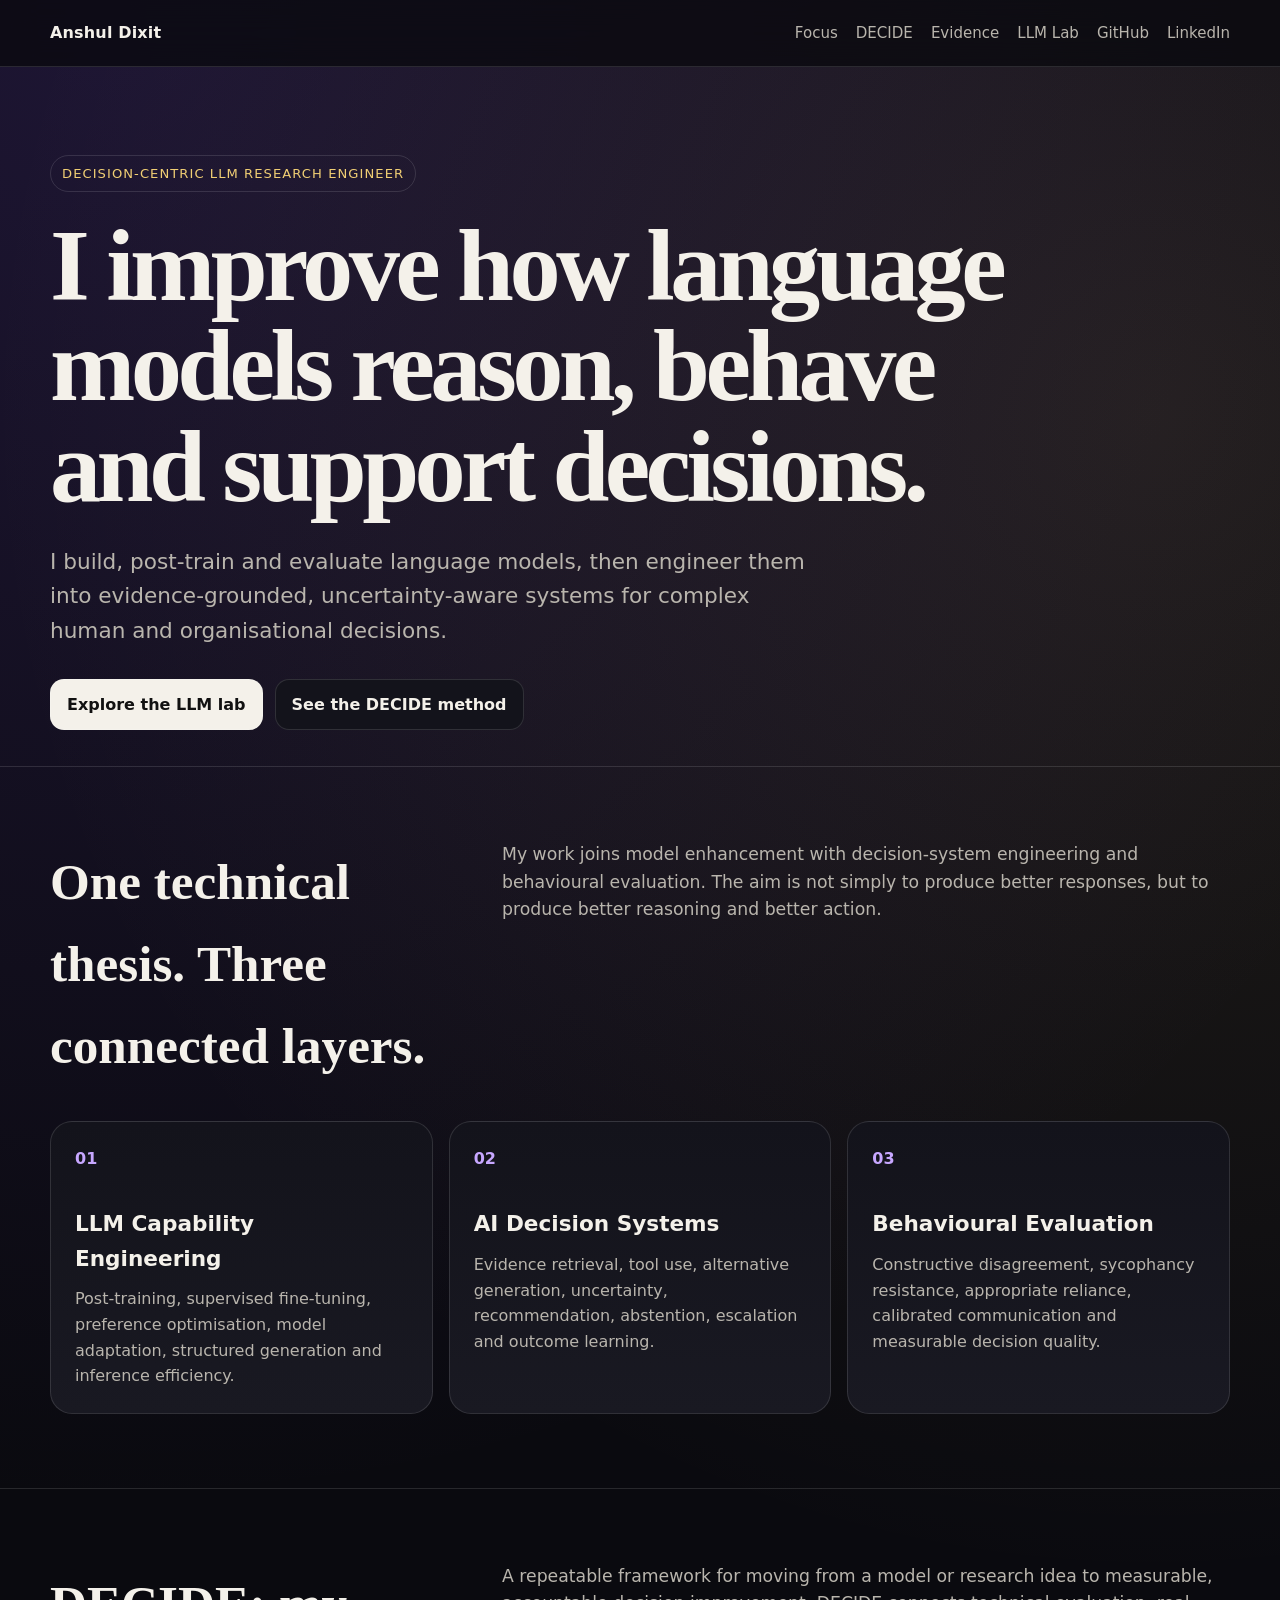
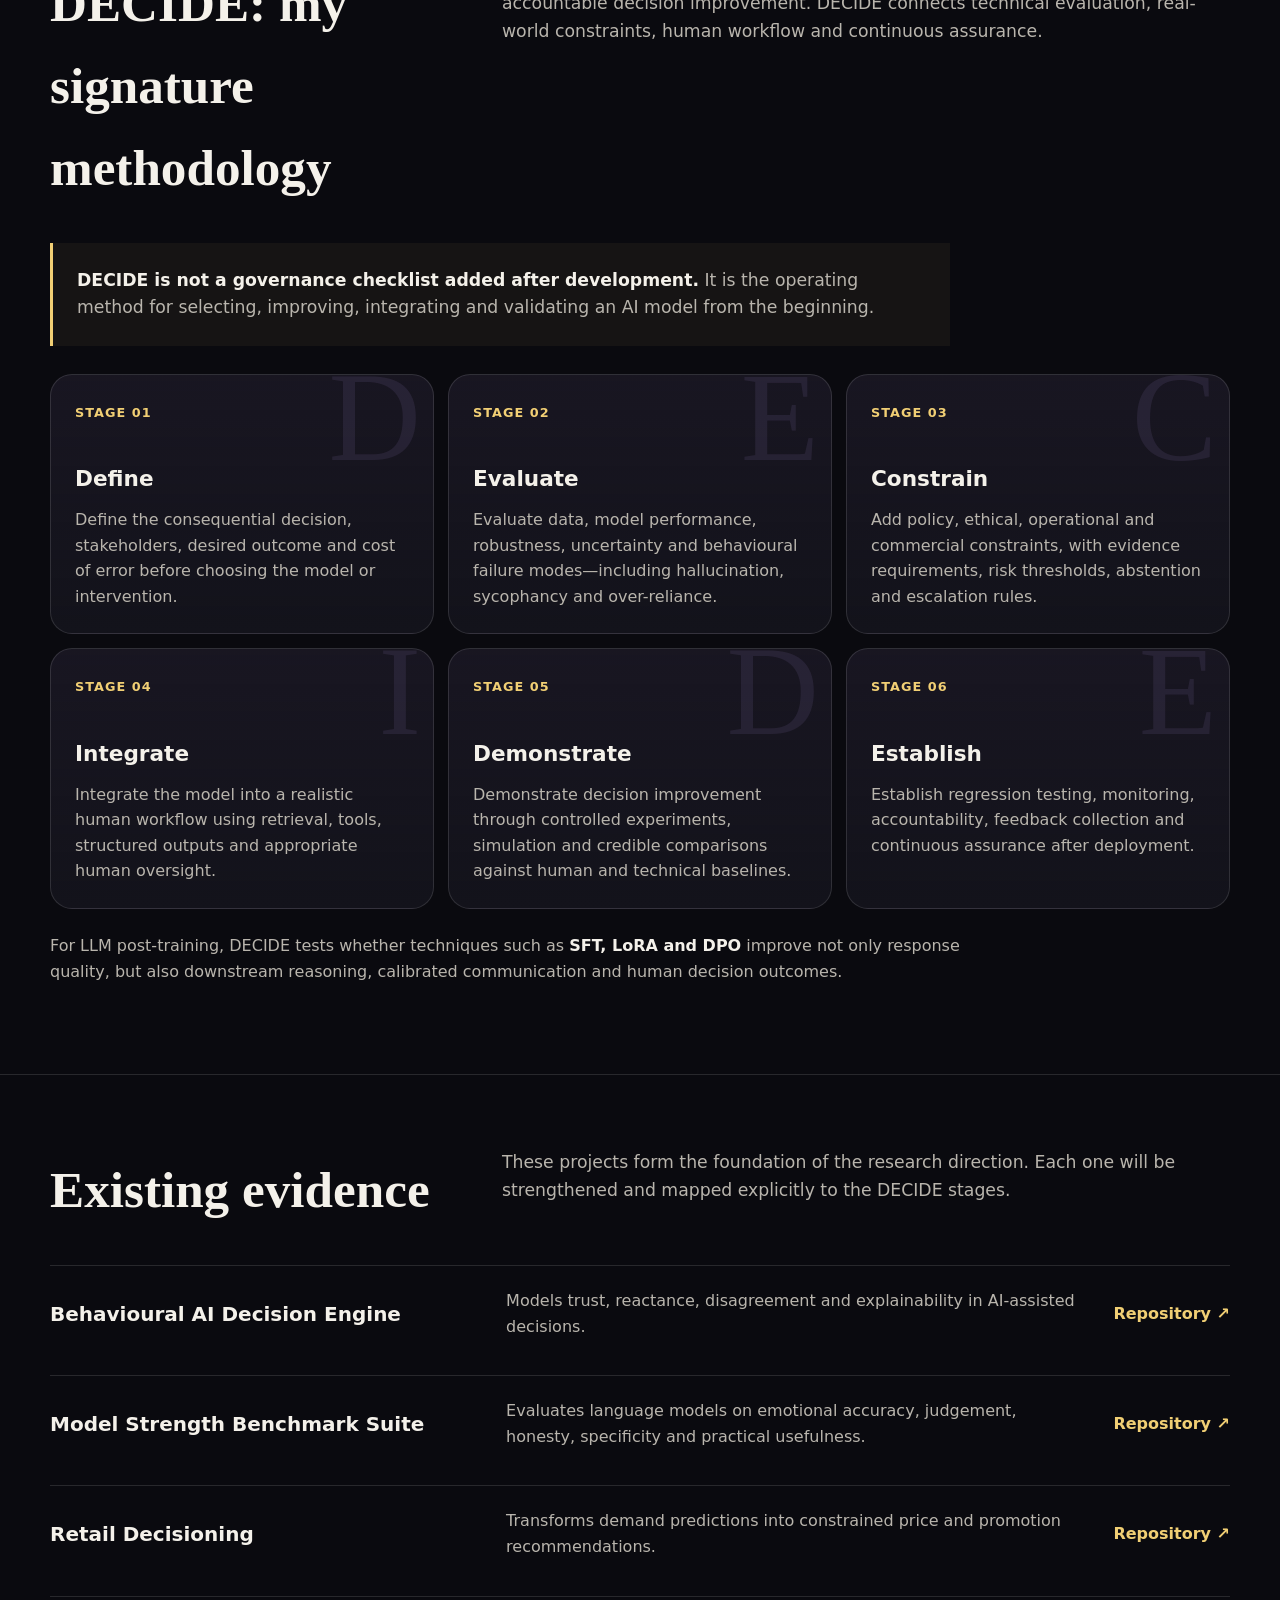
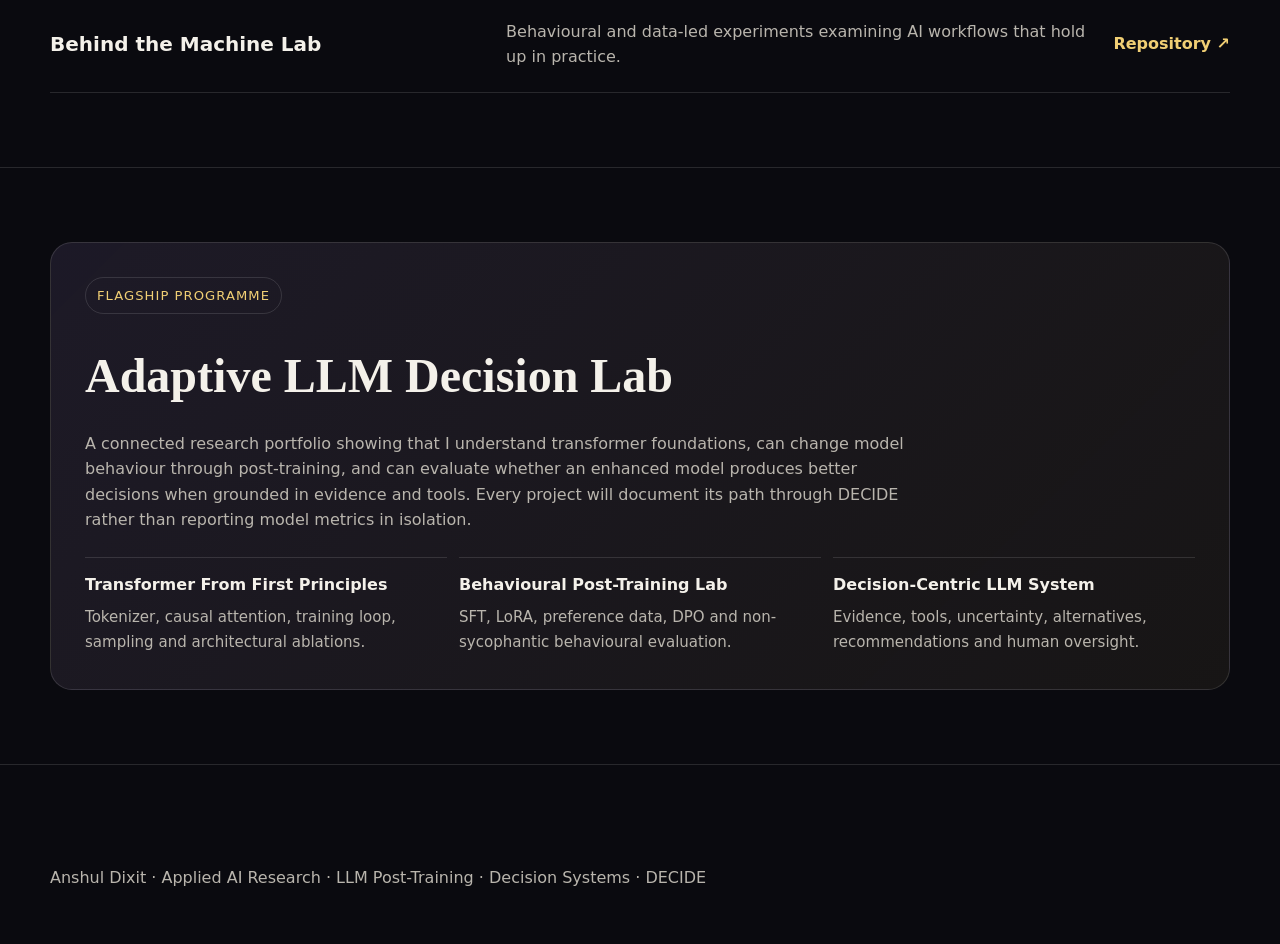
<file: portfolio-v2.html>
<!doctype html>
<html lang="en-GB">
<head>
  <meta charset="utf-8" />
  <meta name="viewport" content="width=device-width, initial-scale=1" />
  <meta name="description" content="Anshul Dixit — Decision-Centric LLM Research Engineer." />
  <title>Anshul Dixit — Decision-Centric LLM Research Engineer</title>
  <style>
    :root {
      --bg: #0a0a0f;
      --panel: #13131b;
      --panel-soft: #191922;
      --text: #f4f1ea;
      --muted: #b9b5ad;
      --line: rgba(255,255,255,.12);
      --accent: #c7a7ff;
      --accent-2: #f1cf74;
      --max: 1180px;
      --radius: 22px;
    }

    * { box-sizing: border-box; }
    html { scroll-behavior: smooth; }
    body {
      margin: 0;
      font-family: Inter, ui-sans-serif, system-ui, -apple-system, BlinkMacSystemFont, "Segoe UI", sans-serif;
      color: var(--text);
      background:
        radial-gradient(circle at 10% 0%, rgba(120,74,220,.18), transparent 35%),
        radial-gradient(circle at 90% 10%, rgba(241,207,116,.10), transparent 30%),
        var(--bg);
      line-height: 1.6;
    }

    a { color: inherit; }
    .wrap { width: min(var(--max), calc(100% - 32px)); margin: 0 auto; }

    header {
      position: sticky;
      top: 0;
      z-index: 20;
      backdrop-filter: blur(16px);
      background: rgba(10,10,15,.78);
      border-bottom: 1px solid var(--line);
    }

    nav {
      min-height: 66px;
      display: flex;
      align-items: center;
      justify-content: space-between;
      gap: 20px;
    }

    .brand { font-weight: 750; letter-spacing: .01em; }
    .navlinks { display: flex; gap: 18px; flex-wrap: wrap; }
    .navlinks a { text-decoration: none; color: var(--muted); font-size: .94rem; }
    .navlinks a:hover { color: var(--text); }

    main { padding: 52px 0 72px; }

    .hero {
      min-height: 72vh;
      display: grid;
      place-items: center;
      border-bottom: 1px solid var(--line);
    }

    .eyebrow {
      display: inline-flex;
      border: 1px solid var(--line);
      border-radius: 999px;
      padding: 7px 11px;
      color: var(--accent-2);
      font-size: .82rem;
      letter-spacing: .08em;
      text-transform: uppercase;
      margin-bottom: 24px;
    }

    h1 {
      margin: 0;
      max-width: 970px;
      font-family: Georgia, "Times New Roman", serif;
      font-size: clamp(3rem, 8vw, 7.3rem);
      line-height: .98;
      letter-spacing: -.045em;
    }

    .hero p {
      max-width: 760px;
      margin: 28px 0 0;
      color: var(--muted);
      font-size: clamp(1.08rem, 2vw, 1.35rem);
    }

    .actions { display: flex; gap: 12px; flex-wrap: wrap; margin-top: 30px; }
    .button {
      text-decoration: none;
      border: 1px solid var(--line);
      border-radius: 14px;
      padding: 12px 16px;
      font-weight: 700;
      background: var(--panel);
    }
    .button.primary { background: var(--text); color: #111; }

    section { padding: 74px 0; border-bottom: 1px solid var(--line); }
    .section-head { display: grid; grid-template-columns: .8fr 1.4fr; gap: 36px; margin-bottom: 34px; }
    .section-head h2 { margin: 0; font-size: clamp(2rem, 4vw, 3.6rem); font-family: Georgia, serif; }
    .section-head p { margin: 0; color: var(--muted); font-size: 1.08rem; }

    .grid-3 { display: grid; grid-template-columns: repeat(3, 1fr); gap: 16px; }
    .card {
      background: linear-gradient(180deg, var(--panel), var(--panel-soft));
      border: 1px solid var(--line);
      border-radius: var(--radius);
      padding: 24px;
      min-height: 250px;
    }
    .card .num { color: var(--accent); font-weight: 800; }
    .card h3 { font-size: 1.35rem; margin: 36px 0 10px; }
    .card p { color: var(--muted); margin: 0; }

    .method-callout {
      max-width: 900px;
      margin-bottom: 28px;
      padding: 24px;
      border-left: 3px solid var(--accent-2);
      background: rgba(241,207,116,.05);
      color: var(--muted);
      font-size: 1.08rem;
    }

    .method-callout strong { color: var(--text); }

    .decide-grid {
      display: grid;
      grid-template-columns: repeat(3, 1fr);
      gap: 14px;
    }

    .method-card {
      position: relative;
      overflow: hidden;
      min-height: 235px;
      padding: 24px;
      border: 1px solid var(--line);
      border-radius: var(--radius);
      background: linear-gradient(180deg, rgba(199,167,255,.08), var(--panel));
    }

    .method-letter {
      position: absolute;
      top: -22px;
      right: 12px;
      font-family: Georgia, serif;
      font-size: 8rem;
      line-height: 1;
      color: rgba(199,167,255,.09);
      pointer-events: none;
    }

    .method-card .stage {
      display: inline-flex;
      color: var(--accent-2);
      font-weight: 800;
      font-size: .8rem;
      letter-spacing: .08em;
      text-transform: uppercase;
    }

    .method-card h3 { margin: 38px 0 10px; font-size: 1.35rem; }
    .method-card p { margin: 0; color: var(--muted); }

    .method-note {
      margin-top: 24px;
      color: var(--muted);
      max-width: 930px;
    }

    .method-note strong { color: var(--text); }

    .project-list { display: grid; gap: 14px; }
    .project {
      display: grid;
      grid-template-columns: 1fr 1.35fr auto;
      gap: 24px;
      align-items: center;
      padding: 22px 0;
      border-top: 1px solid var(--line);
    }
    .project:last-child { border-bottom: 1px solid var(--line); }
    .project h3 { margin: 0; font-size: 1.25rem; }
    .project p { margin: 0; color: var(--muted); }
    .project a { text-decoration: none; color: var(--accent-2); font-weight: 750; }

    .flagship {
      padding: 34px;
      border: 1px solid var(--line);
      border-radius: var(--radius);
      background: linear-gradient(135deg, rgba(199,167,255,.10), rgba(241,207,116,.06));
    }
    .flagship h3 { font-family: Georgia, serif; font-size: clamp(2rem, 4vw, 3rem); margin: 0 0 12px; }
    .flagship p { color: var(--muted); max-width: 820px; }
    .roadmap { display: grid; grid-template-columns: repeat(3,1fr); gap: 12px; margin-top: 24px; }
    .roadmap div { border-top: 1px solid var(--line); padding-top: 14px; }
    .roadmap strong { display: block; margin-bottom: 6px; }
    .roadmap span { color: var(--muted); font-size: .94rem; }

    footer { padding: 28px 0 54px; color: var(--muted); }

    @media (max-width: 820px) {
      .section-head, .grid-3, .decide-grid, .project, .roadmap { grid-template-columns: 1fr; }
      .hero { min-height: auto; padding: 90px 0; }
      .navlinks { display: none; }
      .project { gap: 9px; }
    }
  </style>
</head>
<body>
  <header>
    <nav class="wrap">
      <div class="brand">Anshul Dixit</div>
      <div class="navlinks">
        <a href="#focus">Focus</a>
        <a href="#method">DECIDE</a>
        <a href="#evidence">Evidence</a>
        <a href="#lab">LLM Lab</a>
        <a href="https://github.com/cafeco09">GitHub</a>
        <a href="https://www.linkedin.com/in/anshuldixit94">LinkedIn</a>
      </div>
    </nav>
  </header>

  <main>
    <div class="hero">
      <div class="wrap">
        <div class="eyebrow">Decision-Centric LLM Research Engineer</div>
        <h1>I improve how language models reason, behave and support decisions.</h1>
        <p>
          I build, post-train and evaluate language models, then engineer them into evidence-grounded,
          uncertainty-aware systems for complex human and organisational decisions.
        </p>
        <div class="actions">
          <a class="button primary" href="#lab">Explore the LLM lab</a>
          <a class="button" href="#method">See the DECIDE method</a>
        </div>
      </div>
    </div>

    <section id="focus">
      <div class="wrap">
        <div class="section-head">
          <h2>One technical thesis. Three connected layers.</h2>
          <p>
            My work joins model enhancement with decision-system engineering and behavioural evaluation.
            The aim is not simply to produce better responses, but to produce better reasoning and better action.
          </p>
        </div>
        <div class="grid-3">
          <article class="card">
            <div class="num">01</div>
            <h3>LLM Capability Engineering</h3>
            <p>Post-training, supervised fine-tuning, preference optimisation, model adaptation, structured generation and inference efficiency.</p>
          </article>
          <article class="card">
            <div class="num">02</div>
            <h3>AI Decision Systems</h3>
            <p>Evidence retrieval, tool use, alternative generation, uncertainty, recommendation, abstention, escalation and outcome learning.</p>
          </article>
          <article class="card">
            <div class="num">03</div>
            <h3>Behavioural Evaluation</h3>
            <p>Constructive disagreement, sycophancy resistance, appropriate reliance, calibrated communication and measurable decision quality.</p>
          </article>
        </div>
      </div>
    </section>

    <section id="method">
      <div class="wrap">
        <div class="section-head">
          <h2>DECIDE: my signature methodology</h2>
          <p>
            A repeatable framework for moving from a model or research idea to measurable, accountable decision improvement.
            DECIDE connects technical evaluation, real-world constraints, human workflow and continuous assurance.
          </p>
        </div>

        <div class="method-callout">
          <strong>DECIDE is not a governance checklist added after development.</strong>
          It is the operating method for selecting, improving, integrating and validating an AI model from the beginning.
        </div>

        <div class="decide-grid">
          <article class="method-card">
            <div class="method-letter">D</div>
            <span class="stage">Stage 01</span>
            <h3>Define</h3>
            <p>Define the consequential decision, stakeholders, desired outcome and cost of error before choosing the model or intervention.</p>
          </article>

          <article class="method-card">
            <div class="method-letter">E</div>
            <span class="stage">Stage 02</span>
            <h3>Evaluate</h3>
            <p>Evaluate data, model performance, robustness, uncertainty and behavioural failure modes—including hallucination, sycophancy and over-reliance.</p>
          </article>

          <article class="method-card">
            <div class="method-letter">C</div>
            <span class="stage">Stage 03</span>
            <h3>Constrain</h3>
            <p>Add policy, ethical, operational and commercial constraints, with evidence requirements, risk thresholds, abstention and escalation rules.</p>
          </article>

          <article class="method-card">
            <div class="method-letter">I</div>
            <span class="stage">Stage 04</span>
            <h3>Integrate</h3>
            <p>Integrate the model into a realistic human workflow using retrieval, tools, structured outputs and appropriate human oversight.</p>
          </article>

          <article class="method-card">
            <div class="method-letter">D</div>
            <span class="stage">Stage 05</span>
            <h3>Demonstrate</h3>
            <p>Demonstrate decision improvement through controlled experiments, simulation and credible comparisons against human and technical baselines.</p>
          </article>

          <article class="method-card">
            <div class="method-letter">E</div>
            <span class="stage">Stage 06</span>
            <h3>Establish</h3>
            <p>Establish regression testing, monitoring, accountability, feedback collection and continuous assurance after deployment.</p>
          </article>
        </div>

        <p class="method-note">
          For LLM post-training, DECIDE tests whether techniques such as <strong>SFT, LoRA and DPO</strong> improve not only response quality,
          but also downstream reasoning, calibrated communication and human decision outcomes.
        </p>
      </div>
    </section>

    <section id="evidence">
      <div class="wrap">
        <div class="section-head">
          <h2>Existing evidence</h2>
          <p>These projects form the foundation of the research direction. Each one will be strengthened and mapped explicitly to the DECIDE stages.</p>
        </div>
        <div class="project-list">
          <article class="project">
            <h3>Behavioural AI Decision Engine</h3>
            <p>Models trust, reactance, disagreement and explainability in AI-assisted decisions.</p>
            <a href="https://github.com/cafeco09/behavioural-ai-decision-engine">Repository ↗</a>
          </article>
          <article class="project">
            <h3>Model Strength Benchmark Suite</h3>
            <p>Evaluates language models on emotional accuracy, judgement, honesty, specificity and practical usefulness.</p>
            <a href="https://github.com/cafeco09/model-strength-benchmark-suite">Repository ↗</a>
          </article>
          <article class="project">
            <h3>Retail Decisioning</h3>
            <p>Transforms demand predictions into constrained price and promotion recommendations.</p>
            <a href="https://github.com/cafeco09/retail-decisioning-demand-promo">Repository ↗</a>
          </article>
          <article class="project">
            <h3>Behind the Machine Lab</h3>
            <p>Behavioural and data-led experiments examining AI workflows that hold up in practice.</p>
            <a href="https://github.com/cafeco09/behind-the-machine-lab">Repository ↗</a>
          </article>
        </div>
      </div>
    </section>

    <section id="lab">
      <div class="wrap">
        <div class="flagship">
          <div class="eyebrow">Flagship programme</div>
          <h3>Adaptive LLM Decision Lab</h3>
          <p>
            A connected research portfolio showing that I understand transformer foundations, can change model behaviour through post-training,
            and can evaluate whether an enhanced model produces better decisions when grounded in evidence and tools. Every project will document
            its path through DECIDE rather than reporting model metrics in isolation.
          </p>
          <div class="roadmap">
            <div>
              <strong>Transformer From First Principles</strong>
              <span>Tokenizer, causal attention, training loop, sampling and architectural ablations.</span>
            </div>
            <div>
              <strong>Behavioural Post-Training Lab</strong>
              <span>SFT, LoRA, preference data, DPO and non-sycophantic behavioural evaluation.</span>
            </div>
            <div>
              <strong>Decision-Centric LLM System</strong>
              <span>Evidence, tools, uncertainty, alternatives, recommendations and human oversight.</span>
            </div>
          </div>
        </div>
      </div>
    </section>
  </main>

  <footer>
    <div class="wrap">Anshul Dixit · Applied AI Research · LLM Post-Training · Decision Systems · DECIDE</div>
  </footer>
</body>
</html>
</file>
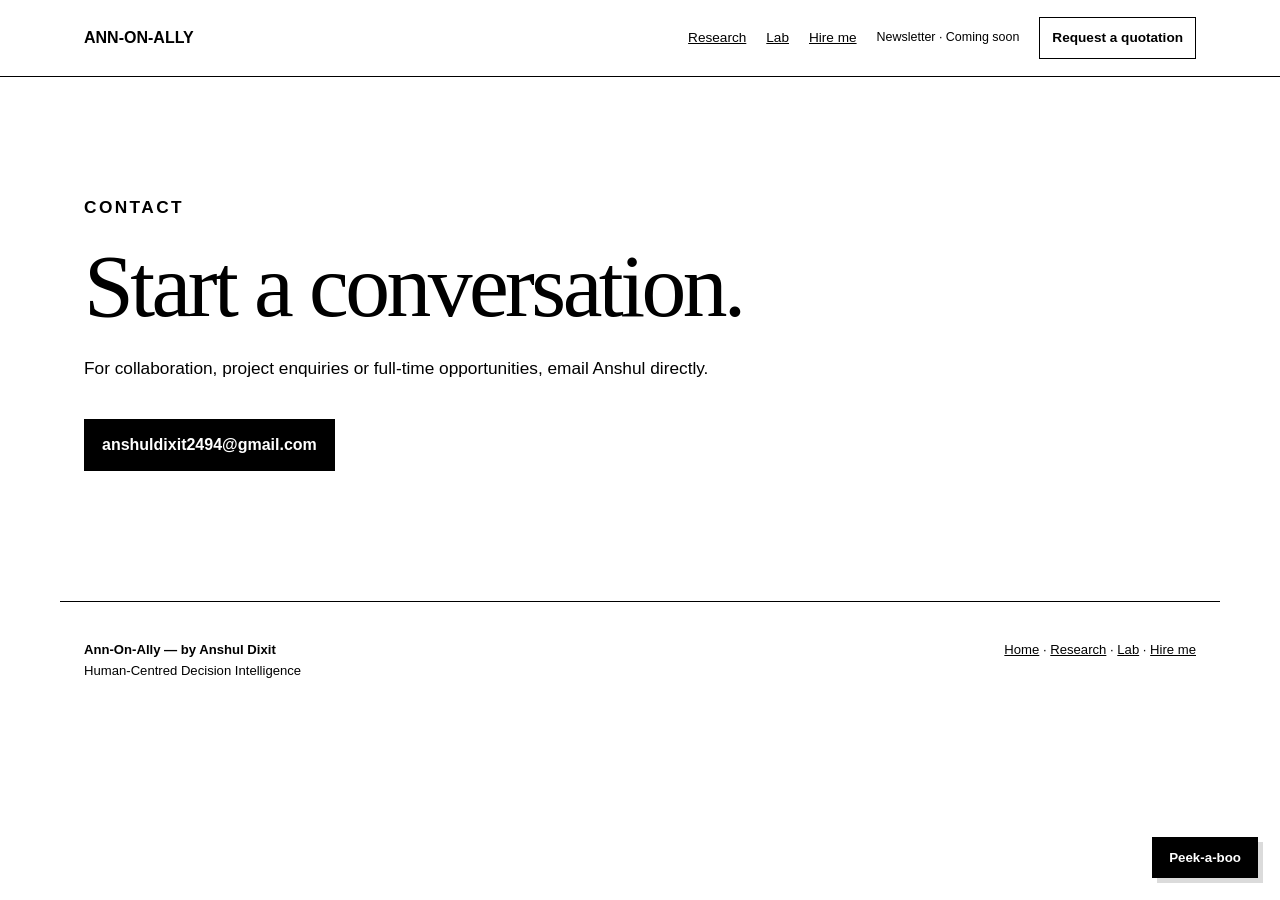
<file: ann-on-ally/contact.html>
<!doctype html><html lang="en-GB"><head><meta charset="utf-8"><meta name="viewport" content="width=device-width,initial-scale=1"><title>Ann-On-Ally | Contact</title><meta name="description" content="Contact Anshul Dixit about Ann-On-Ally, collaboration or opportunities."><link rel="stylesheet" href="assets/contact.css"><link rel="stylesheet" href="assets/frontier-chat.css"></head><body><header class="header"><div class="header-inner"><a class="brand" href="index.html">ANN-ON-ALLY</a><nav class="nav"><a href="research.html">Research</a><a href="lab.html">Lab</a><a href="hire.html">Hire me</a><span class="soon">Newsletter · Coming soon</span><a class="cta" href="index.html#quotation">Request a quotation</a></nav></div></header><main class="wrap"><section class="hero"><p class="kicker">Contact</p><h1>Start a conversation.</h1><p>For collaboration, project enquiries or full-time opportunities, email Anshul directly.</p><a class="email" href="mailto:anshuldixit2494@gmail.com">anshuldixit2494@gmail.com</a></section></main><footer class="wrap footer"><p><strong>Ann-On-Ally — by Anshul Dixit</strong><br>Human-Centred Decision Intelligence</p><p><a href="index.html">Home</a> · <a href="research.html">Research</a> · <a href="lab.html">Lab</a> · <a href="hire.html">Hire me</a></p></footer>
<button class="frontier-launch" id="frontierLaunch" type="button">Peek-a-boo</button>
<aside class="frontier-chat" id="frontierChat" aria-label="Peek-a-boo">
  <div class="fc-head"><div><strong>Peek-a-boo</strong><span>Evidence-aware website assistant</span></div><button class="fc-close" id="frontierClose" type="button" aria-label="Close">×</button></div>
  <div class="fc-body" id="frontierMessages">
    <div class="fc-msg bot">Ask about Anshul’s work, research, methods, capabilities, or how the approaches represented on Ann-On-Ally might apply to your problem.<div class="fc-meta"><span class="fc-status">PEEK-A-BOO</span> · Website evidence</div></div>
  </div>
  <form class="fc-form" id="frontierForm"><input id="frontierInput" maxlength="1200" autocomplete="off" placeholder="Ask about the work or how it could apply…" aria-label="Question"><button type="submit">Ask</button></form>
  <div class="fc-note">Peek-a-boo answers from evidence represented within Ann-On-Ally and can leave a question unresolved when the site does not support a conclusion.</div>
</aside>
<script src="cloud-config.js"></script><script src="assets/frontier-chat.js"></script></body></html>
</file>
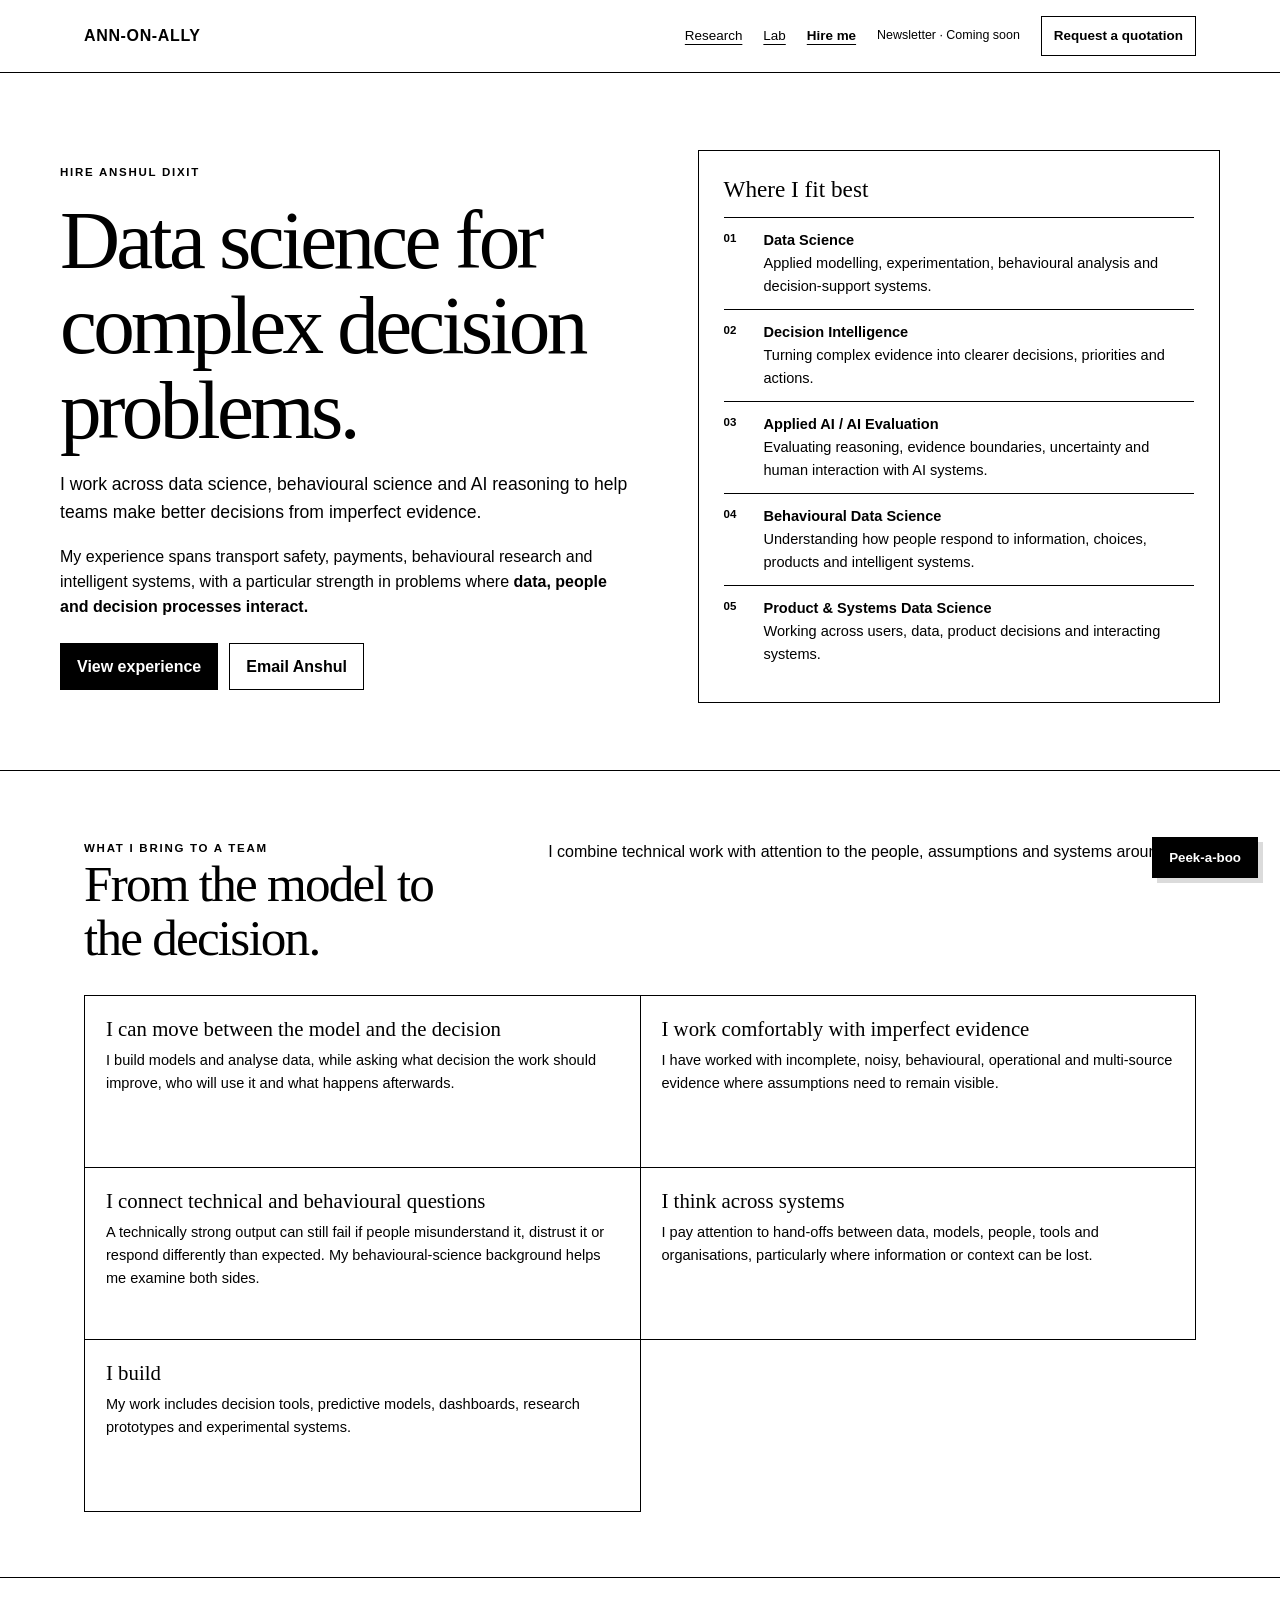
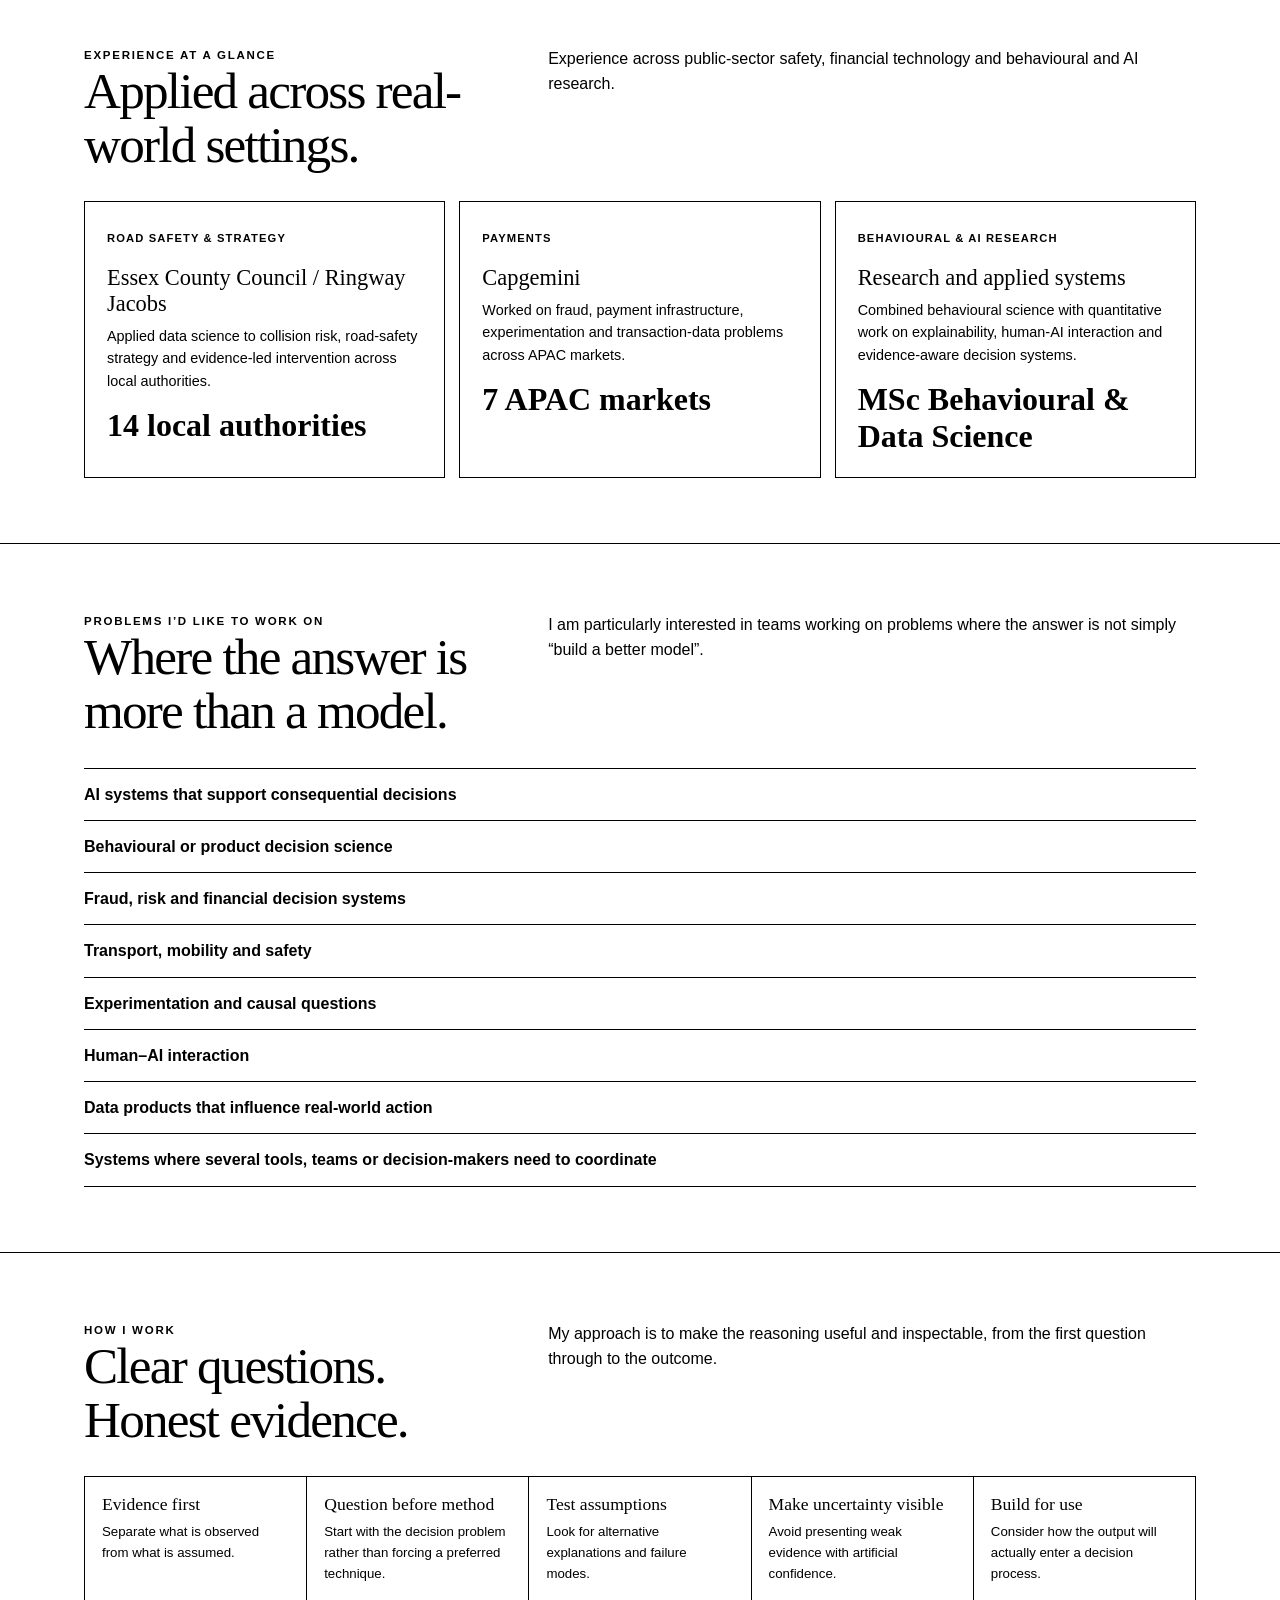
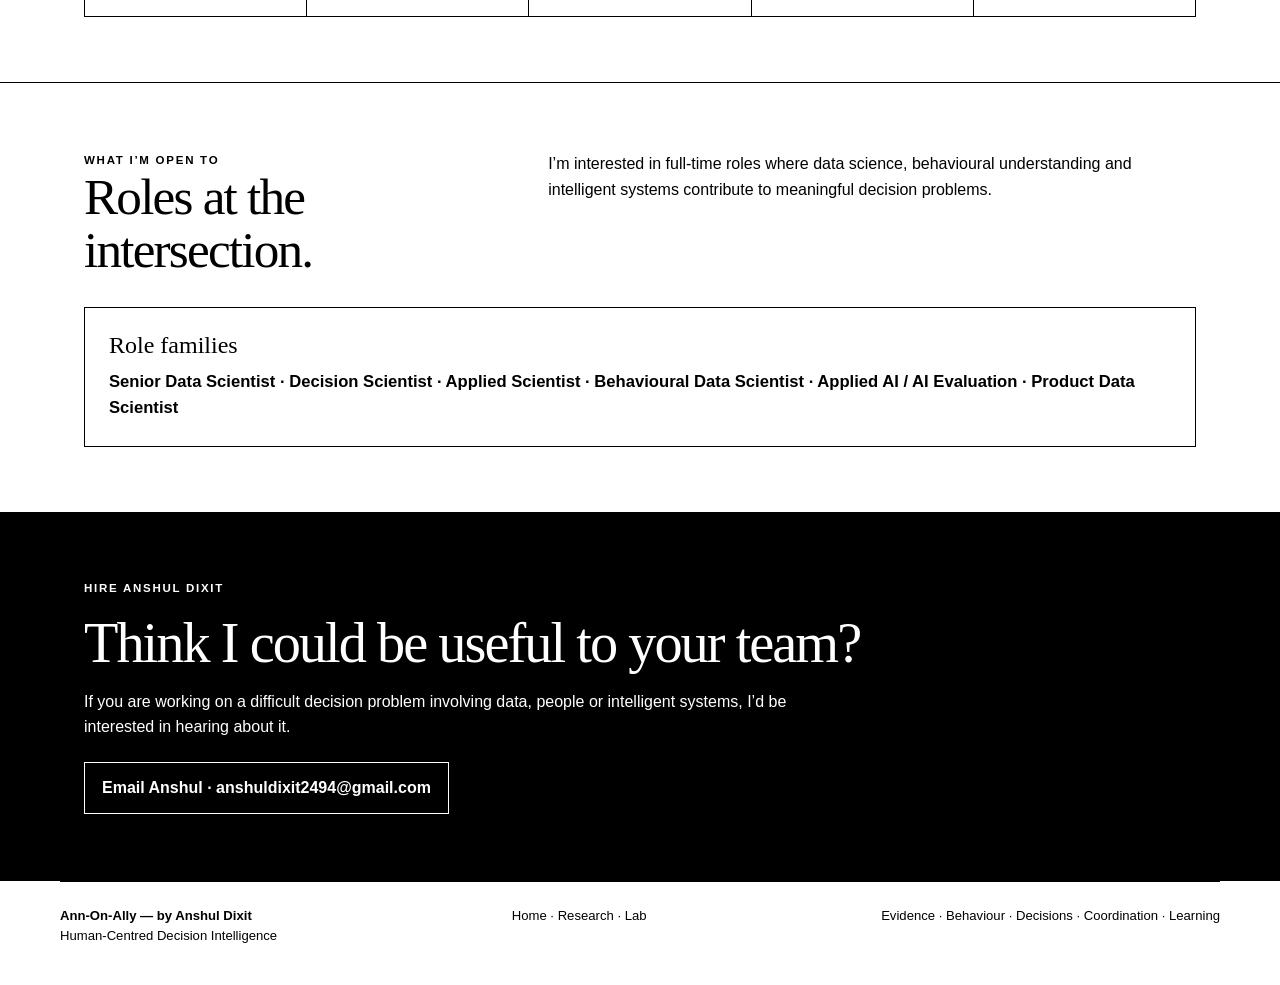
<file: ann-on-ally/hire.html>
<!DOCTYPE html>

<html lang="en-GB">
<head>
<meta charset="utf-8"/><meta content="width=device-width, initial-scale=1" name="viewport"/>
<title>Ann-On-Ally | Hire Anshul Dixit</title>

<meta content="Hire Anshul Dixit for data science, decision intelligence, behavioural data science and applied AI work on complex decision problems." name="description"/><link href="assets/hire.css" rel="stylesheet"/><link href="assets/frontier-chat.css" rel="stylesheet"/></head>
<body>
<header class="header"><div class="header-inner"><a class="brand" href="index.html">ANN-ON-ALLY</a><nav aria-label="Ann-On-Ally sections" class="nav"><a href="research.html">Research</a><a href="lab.html">Lab</a><a aria-current="page" class="active" href="hire.html">Hire me</a><span aria-label="Newsletter coming soon" class="soon" title="Newsletter coming soon">Newsletter · Coming soon</span><a class="cta" href="index.html#quotation">Request a quotation</a></nav></div></header>
<main>
<section class="wrap hero"><div><p class="kicker">Hire Anshul Dixit</p><h1>Data science for complex decision problems.</h1><p class="lead">I work across data science, behavioural science and AI reasoning to help teams make better decisions from imperfect evidence.</p><p>My experience spans transport safety, payments, behavioural research and intelligent systems, with a particular strength in problems where <strong>data, people and decision processes interact.</strong></p><div class="button-row"><a class="button solid" href="#experience">View experience</a><a class="button" href="mailto:anshuldixit2494@gmail.com">Email Anshul</a></div></div><aside class="hero-panel"><h3>Where I fit best</h3><div class="hero-point"><b>01</b><span><strong>Data Science</strong><br/>Applied modelling, experimentation, behavioural analysis and decision-support systems.</span></div><div class="hero-point"><b>02</b><span><strong>Decision Intelligence</strong><br/>Turning complex evidence into clearer decisions, priorities and actions.</span></div><div class="hero-point"><b>03</b><span><strong>Applied AI / AI Evaluation</strong><br/>Evaluating reasoning, evidence boundaries, uncertainty and human interaction with AI systems.</span></div><div class="hero-point"><b>04</b><span><strong>Behavioural Data Science</strong><br/>Understanding how people respond to information, choices, products and intelligent systems.</span></div><div class="hero-point"><b>05</b><span><strong>Product &amp; Systems Data Science</strong><br/>Working across users, data, product decisions and interacting systems.</span></div></aside></section>
<section class="section"><div class="wrap"><div class="section-head"><div><p class="kicker">What I bring to a team</p><h2>From the model to the decision.</h2></div><p>I combine technical work with attention to the people, assumptions and systems around it.</p></div><div class="bring"><article><h3>I can move between the model and the decision</h3><p>I build models and analyse data, while asking what decision the work should improve, who will use it and what happens afterwards.</p></article><article><h3>I work comfortably with imperfect evidence</h3><p>I have worked with incomplete, noisy, behavioural, operational and multi-source evidence where assumptions need to remain visible.</p></article><article><h3>I connect technical and behavioural questions</h3><p>A technically strong output can still fail if people misunderstand it, distrust it or respond differently than expected. My behavioural-science background helps me examine both sides.</p></article><article><h3>I think across systems</h3><p>I pay attention to hand-offs between data, models, people, tools and organisations, particularly where information or context can be lost.</p></article><article><h3>I build</h3><p>My work includes decision tools, predictive models, dashboards, research prototypes and experimental systems.</p></article></div></div></section>
<section class="section" id="experience"><div class="wrap"><div class="section-head"><div><p class="kicker">Experience at a glance</p><h2>Applied across real-world settings.</h2></div><p>Experience across public-sector safety, financial technology and behavioural and AI research.</p></div><div class="experience"><article class="exp"><span class="index">ROAD SAFETY &amp; STRATEGY</span><h3>Essex County Council / Ringway Jacobs</h3><p>Applied data science to collision risk, road-safety strategy and evidence-led intervention across local authorities.</p><div class="metric">14 local authorities</div></article><article class="exp"><span class="index">PAYMENTS</span><h3>Capgemini</h3><p>Worked on fraud, payment infrastructure, experimentation and transaction-data problems across APAC markets.</p><div class="metric">7 APAC markets</div></article><article class="exp"><span class="index">BEHAVIOURAL &amp; AI RESEARCH</span><h3>Research and applied systems</h3><p>Combined behavioural science with quantitative work on explainability, human-AI interaction and evidence-aware decision systems.</p><div class="metric">MSc Behavioural &amp; Data Science</div></article></div></div></section>
<section class="section"><div class="wrap"><div class="section-head"><div><p class="kicker">Problems I’d like to work on</p><h2>Where the answer is more than a model.</h2></div><p>I am particularly interested in teams working on problems where the answer is not simply “build a better model”.</p></div><ul class="problem-list"><li>AI systems that support consequential decisions</li><li>Behavioural or product decision science</li><li>Fraud, risk and financial decision systems</li><li>Transport, mobility and safety</li><li>Experimentation and causal questions</li><li>Human–AI interaction</li><li>Data products that influence real-world action</li><li>Systems where several tools, teams or decision-makers need to coordinate</li></ul></div></section>
<section class="section"><div class="wrap"><div class="section-head"><div><p class="kicker">How I work</p><h2>Clear questions. Honest evidence.</h2></div><p>My approach is to make the reasoning useful and inspectable, from the first question through to the outcome.</p></div><div class="principles"><article class="principle"><h3>Evidence first</h3><p>Separate what is observed from what is assumed.</p></article><article class="principle"><h3>Question before method</h3><p>Start with the decision problem rather than forcing a preferred technique.</p></article><article class="principle"><h3>Test assumptions</h3><p>Look for alternative explanations and failure modes.</p></article><article class="principle"><h3>Make uncertainty visible</h3><p>Avoid presenting weak evidence with artificial confidence.</p></article><article class="principle"><h3>Build for use</h3><p>Consider how the output will actually enter a decision process.</p></article></div></div></section>
<section class="section"><div class="wrap"><div class="section-head"><div><p class="kicker">What I’m open to</p><h2>Roles at the intersection.</h2></div><p>I’m interested in full-time roles where data science, behavioural understanding and intelligent systems contribute to meaningful decision problems.</p></div><div class="open-roles"><h3>Role families</h3><p class="roles-line">Senior Data Scientist · Decision Scientist · Applied Scientist · Behavioural Data Scientist · Applied AI / AI Evaluation · Product Data Scientist</p></div></div></section>
<section class="cta-section"><div class="wrap"><p class="kicker">Hire Anshul Dixit</p><h2>Think I could be useful to your team?</h2><p>If you are working on a difficult decision problem involving data, people or intelligent systems, I’d be interested in hearing about it.</p><a class="email" href="mailto:anshuldixit2494@gmail.com?subject=Hiring%20enquiry">Email Anshul · anshuldixit2494@gmail.com</a></div></section>
</main>
<footer class="wrap footer"><p><span class="footer-brand">Ann-On-Ally — by Anshul Dixit</span><br/>Human-Centred Decision Intelligence</p><p><a href="index.html">Home</a> · <a href="research.html">Research</a> · <a href="lab.html">Lab</a></p><p>Evidence · Behaviour · Decisions · Coordination · Learning</p></footer>
<button class="frontier-launch" id="frontierLaunch" type="button">Peek-a-boo</button><aside aria-label="Peek-a-boo" class="frontier-chat" id="frontierChat">
<div class="fc-head"><div><strong>Peek-a-boo</strong><span>Evidence-aware website assistant</span></div><button aria-label="Close" class="fc-close" id="frontierClose" type="button">×</button></div>
<div class="fc-body" id="frontierMessages">
<div class="fc-msg bot">Ask about Anshul’s work, research, methods, capabilities, or how the approaches represented on Ann-On-Ally might apply to your problem.<div class="fc-meta"><span class="fc-status">PEEK-A-BOO</span> · Website evidence</div></div>
</div>
<form class="fc-form" id="frontierForm"><input aria-label="Question" autocomplete="off" id="frontierInput" maxlength="1200" placeholder="Ask about the work or how it could apply…"/><button type="submit">Ask</button></form>
<div class="fc-note">Peek-a-boo answers from evidence represented within Ann-On-Ally and can leave a question unresolved when the site does not support a conclusion.</div>
</aside><script src="cloud-config.js"></script><script src="assets/site.js"></script><script src="assets/frontier-chat.js"></script></body></html>
</file>
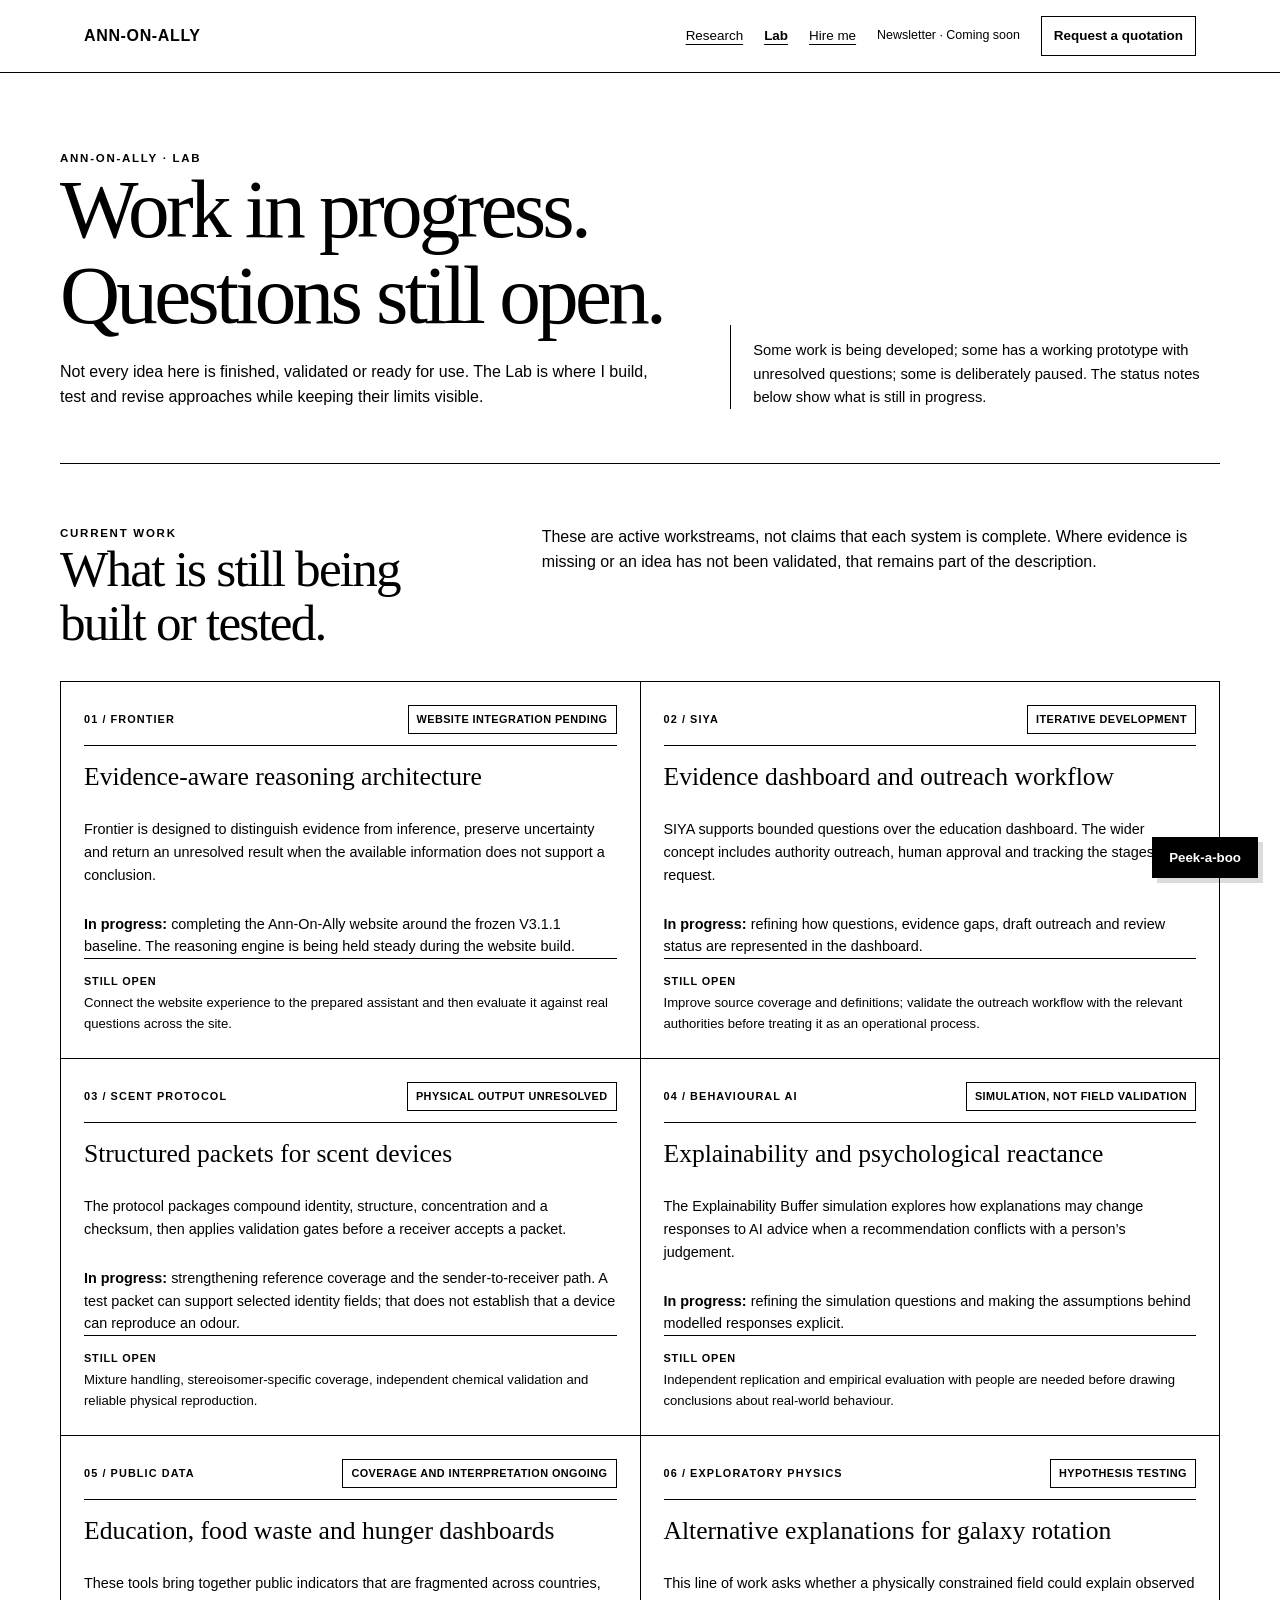
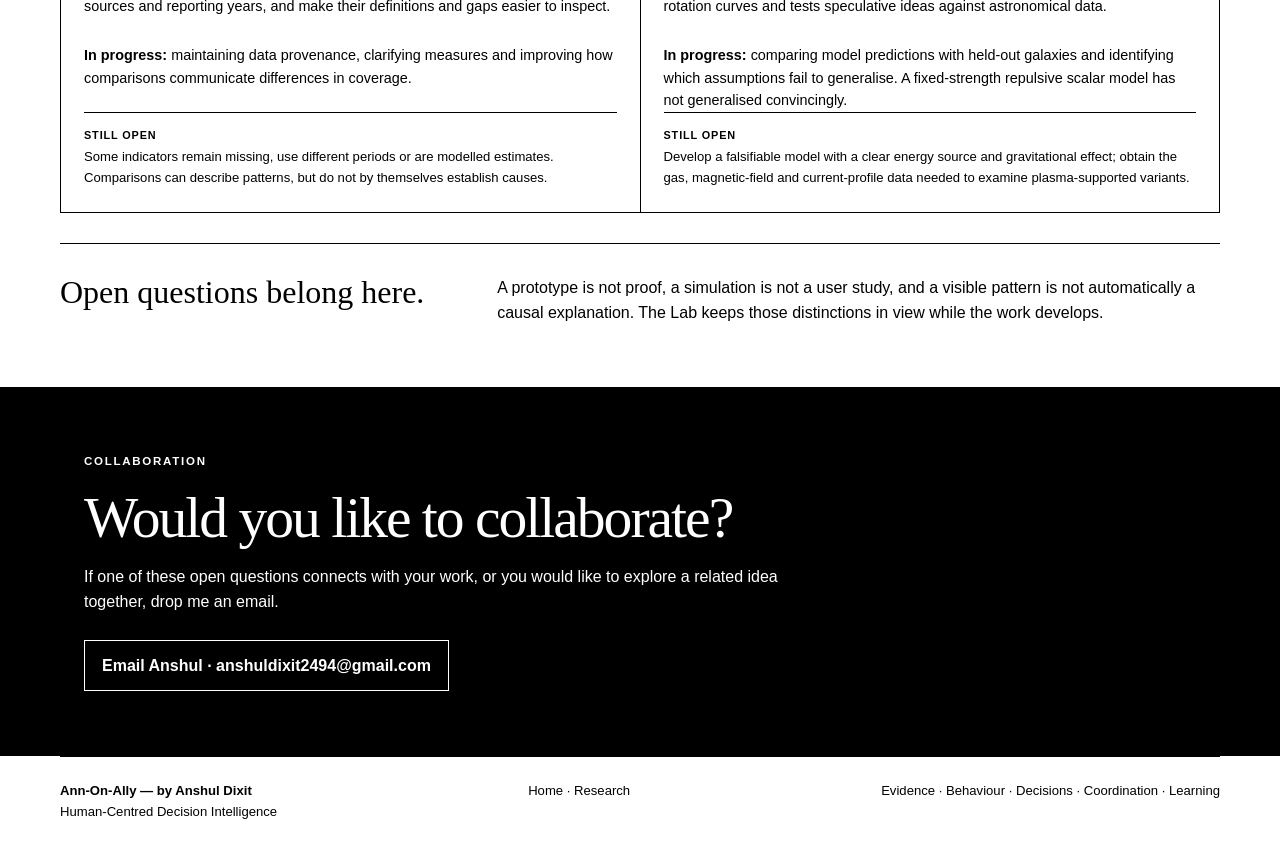
<file: ann-on-ally/lab.html>
<!DOCTYPE html>

<html lang="en-GB">
<head>
<meta charset="utf-8"/><meta content="width=device-width, initial-scale=1" name="viewport"/>
<title>Ann-On-Ally | Lab</title>

<meta content="The Ann-On-Ally Lab documents active experiments, prototypes, unresolved questions and work in progress." name="description"/><link href="assets/lab.css" rel="stylesheet"/><link href="assets/frontier-chat.css" rel="stylesheet"/></head>
<body>
<header class="header"><div class="header-inner"><a class="brand" href="index.html">ANN-ON-ALLY</a><nav aria-label="Ann-On-Ally sections" class="nav"><a href="research.html">Research</a><a aria-current="page" class="active" href="lab.html">Lab</a><a href="hire.html">Hire me</a><span aria-label="Newsletter coming soon" class="soon" title="Newsletter coming soon">Newsletter · Coming soon</span><a class="cta" href="index.html#quotation">Request a quotation</a></nav></div></header>
<main>
<section class="wrap hero"><div><p class="kicker">Ann-On-Ally · Lab</p><h1>Work in progress.<br/>Questions still open.</h1><p>Not every idea here is finished, validated or ready for use. The Lab is where I build, test and revise approaches while keeping their limits visible.</p></div><aside class="hero-aside"><p>Some work is being developed; some has a working prototype with unresolved questions; some is deliberately paused. The status notes below show what is still in progress.</p></aside></section>
<section class="wrap section"><div class="section-head"><div><p class="kicker">Current work</p><h2>What is still being built or tested.</h2></div><p>These are active workstreams, not claims that each system is complete. Where evidence is missing or an idea has not been validated, that remains part of the description.</p></div>
<div class="work-list">
<article class="work"><div class="work-top"><span class="number">01 / FRONTIER</span><span class="status">Website integration pending</span></div><h3>Evidence-aware reasoning architecture</h3><p>Frontier is designed to distinguish evidence from inference, preserve uncertainty and return an unresolved result when the available information does not support a conclusion.</p><p><strong>In progress:</strong> completing the Ann-On-Ally website around the frozen V3.1.1 baseline. The reasoning engine is being held steady during the website build.</p><div class="next"><b>Still open</b>Connect the website experience to the prepared assistant and then evaluate it against real questions across the site.</div></article>
<article class="work"><div class="work-top"><span class="number">02 / SIYA</span><span class="status">Iterative development</span></div><h3>Evidence dashboard and outreach workflow</h3><p>SIYA supports bounded questions over the education dashboard. The wider concept includes authority outreach, human approval and tracking the stages of a request.</p><p><strong>In progress:</strong> refining how questions, evidence gaps, draft outreach and review status are represented in the dashboard.</p><div class="next"><b>Still open</b>Improve source coverage and definitions; validate the outreach workflow with the relevant authorities before treating it as an operational process.</div></article>
<article class="work"><div class="work-top"><span class="number">03 / SCENT PROTOCOL</span><span class="status">Physical output unresolved</span></div><h3>Structured packets for scent devices</h3><p>The protocol packages compound identity, structure, concentration and a checksum, then applies validation gates before a receiver accepts a packet.</p><p><strong>In progress:</strong> strengthening reference coverage and the sender-to-receiver path. A test packet can support selected identity fields; that does not establish that a device can reproduce an odour.</p><div class="next"><b>Still open</b>Mixture handling, stereoisomer-specific coverage, independent chemical validation and reliable physical reproduction.</div></article>
<article class="work"><div class="work-top"><span class="number">04 / BEHAVIOURAL AI</span><span class="status">Simulation, not field validation</span></div><h3>Explainability and psychological reactance</h3><p>The Explainability Buffer simulation explores how explanations may change responses to AI advice when a recommendation conflicts with a person’s judgement.</p><p><strong>In progress:</strong> refining the simulation questions and making the assumptions behind modelled responses explicit.</p><div class="next"><b>Still open</b>Independent replication and empirical evaluation with people are needed before drawing conclusions about real-world behaviour.</div></article>
<article class="work"><div class="work-top"><span class="number">05 / PUBLIC DATA</span><span class="status">Coverage and interpretation ongoing</span></div><h3>Education, food waste and hunger dashboards</h3><p>These tools bring together public indicators that are fragmented across countries, sources and reporting years, and make their definitions and gaps easier to inspect.</p><p><strong>In progress:</strong> maintaining data provenance, clarifying measures and improving how comparisons communicate differences in coverage.</p><div class="next"><b>Still open</b>Some indicators remain missing, use different periods or are modelled estimates. Comparisons can describe patterns, but do not by themselves establish causes.</div></article>
<article class="work"><div class="work-top"><span class="number">06 / EXPLORATORY PHYSICS</span><span class="status">Hypothesis testing</span></div><h3>Alternative explanations for galaxy rotation</h3><p>This line of work asks whether a physically constrained field could explain observed rotation curves and tests speculative ideas against astronomical data.</p><p><strong>In progress:</strong> comparing model predictions with held-out galaxies and identifying which assumptions fail to generalise. A fixed-strength repulsive scalar model has not generalised convincingly.</p><div class="next"><b>Still open</b>Develop a falsifiable model with a clear energy source and gravitational effect; obtain the gas, magnetic-field and current-profile data needed to examine plasma-supported variants.</div></article>
</div>
<div class="principle"><h2>Open questions belong here.</h2><p>A prototype is not proof, a simulation is not a user study, and a visible pattern is not automatically a causal explanation. The Lab keeps those distinctions in view while the work develops.</p></div>
</section>
<section class="contact" id="collaborate"><div class="wrap"><p class="kicker">Collaboration</p><h2>Would you like to collaborate?</h2><p>If one of these open questions connects with your work, or you would like to explore a related idea together, drop me an email.</p><a class="email" href="mailto:anshuldixit2494@gmail.com?subject=Ann-On-Ally%20Lab%20collaboration">Email Anshul · anshuldixit2494@gmail.com</a></div></section>
</main>
<footer class="wrap footer"><p><span class="footer-brand">Ann-On-Ally — by Anshul Dixit</span><br/>Human-Centred Decision Intelligence</p><p><a href="index.html">Home</a> · <a href="research.html">Research</a></p><p>Evidence · Behaviour · Decisions · Coordination · Learning</p></footer>
<button class="frontier-launch" id="frontierLaunch" type="button">Peek-a-boo</button><aside aria-label="Peek-a-boo" class="frontier-chat" id="frontierChat">
<div class="fc-head"><div><strong>Peek-a-boo</strong><span>Evidence-aware website assistant</span></div><button aria-label="Close" class="fc-close" id="frontierClose" type="button">×</button></div>
<div class="fc-body" id="frontierMessages">
<div class="fc-msg bot">Ask about Anshul’s work, research, methods, capabilities, or how the approaches represented on Ann-On-Ally might apply to your problem.<div class="fc-meta"><span class="fc-status">PEEK-A-BOO</span> · Website evidence</div></div>
</div>
<form class="fc-form" id="frontierForm"><input aria-label="Question" autocomplete="off" id="frontierInput" maxlength="1200" placeholder="Ask about the work or how it could apply…"/><button type="submit">Ask</button></form>
<div class="fc-note">Peek-a-boo answers from evidence represented within Ann-On-Ally and can leave a question unresolved when the site does not support a conclusion.</div>
</aside><script src="cloud-config.js"></script><script src="assets/site.js"></script><script src="assets/frontier-chat.js"></script></body></html>
</file>
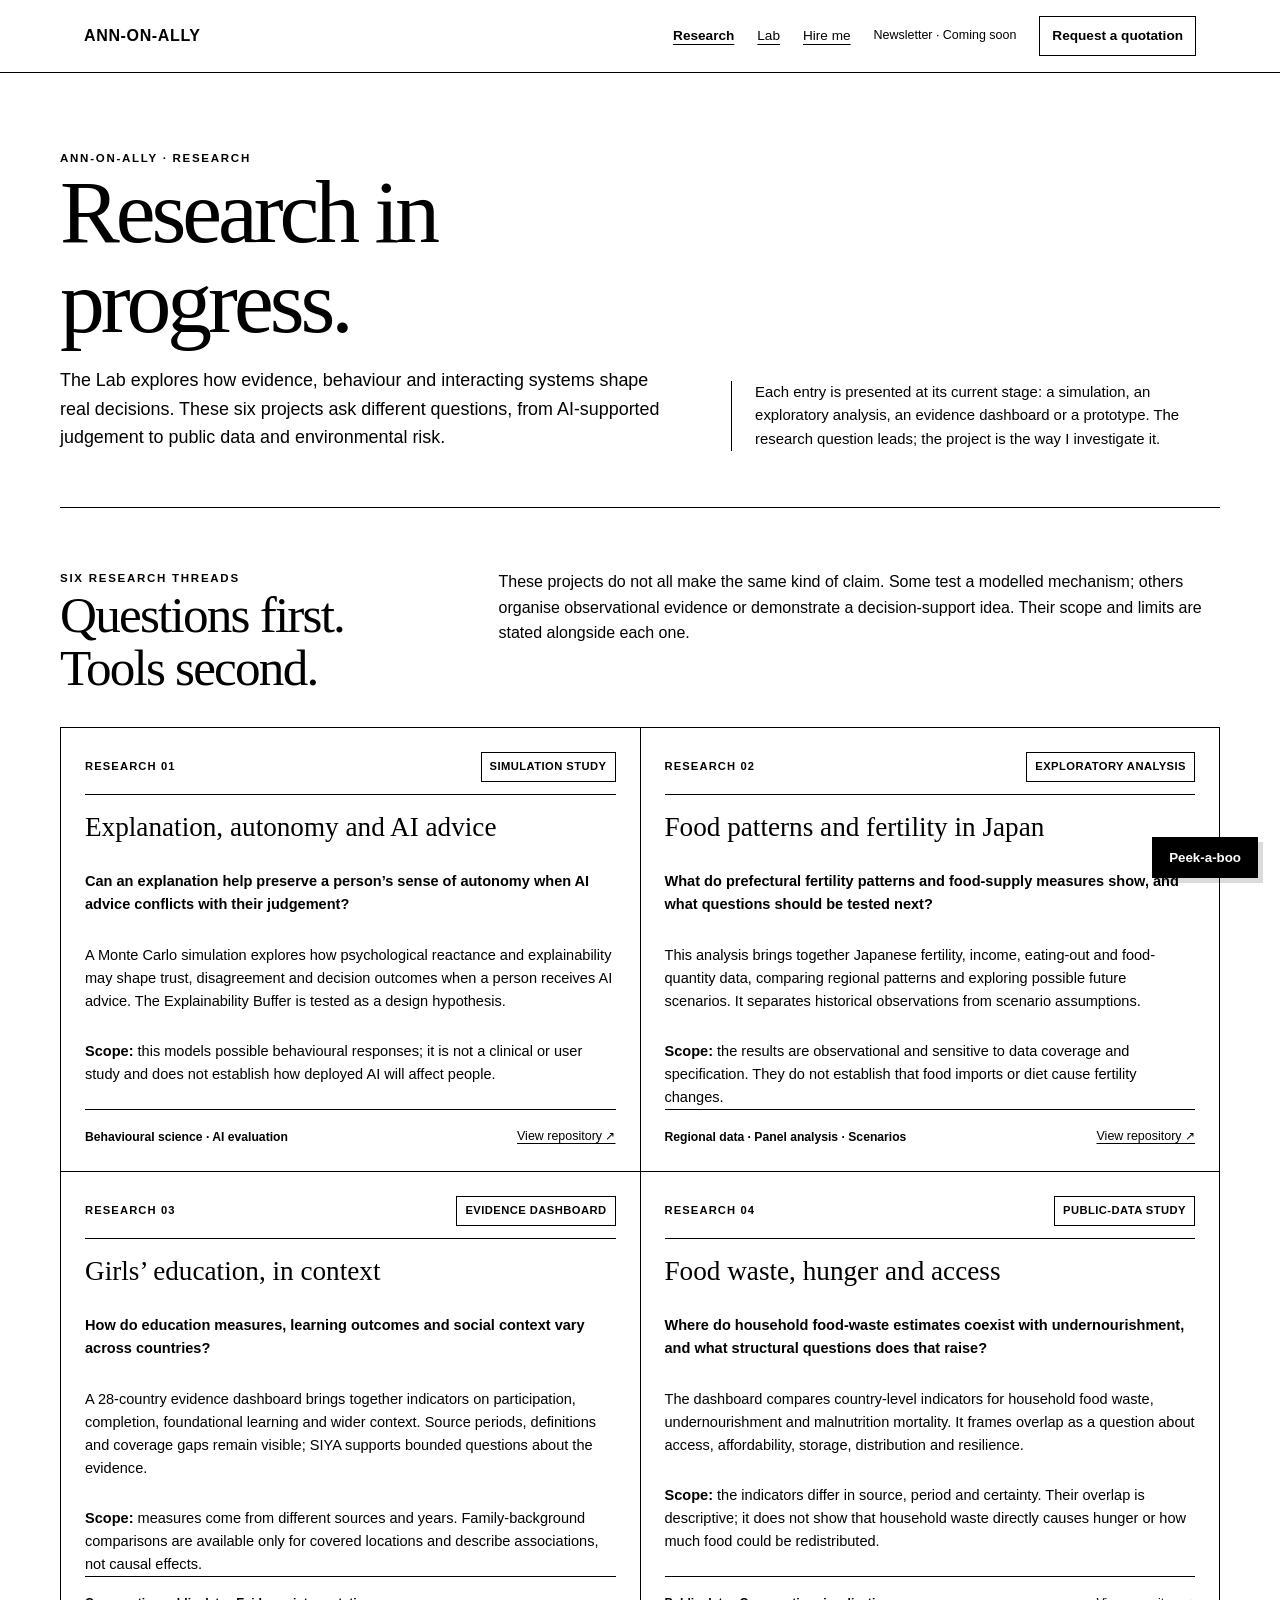
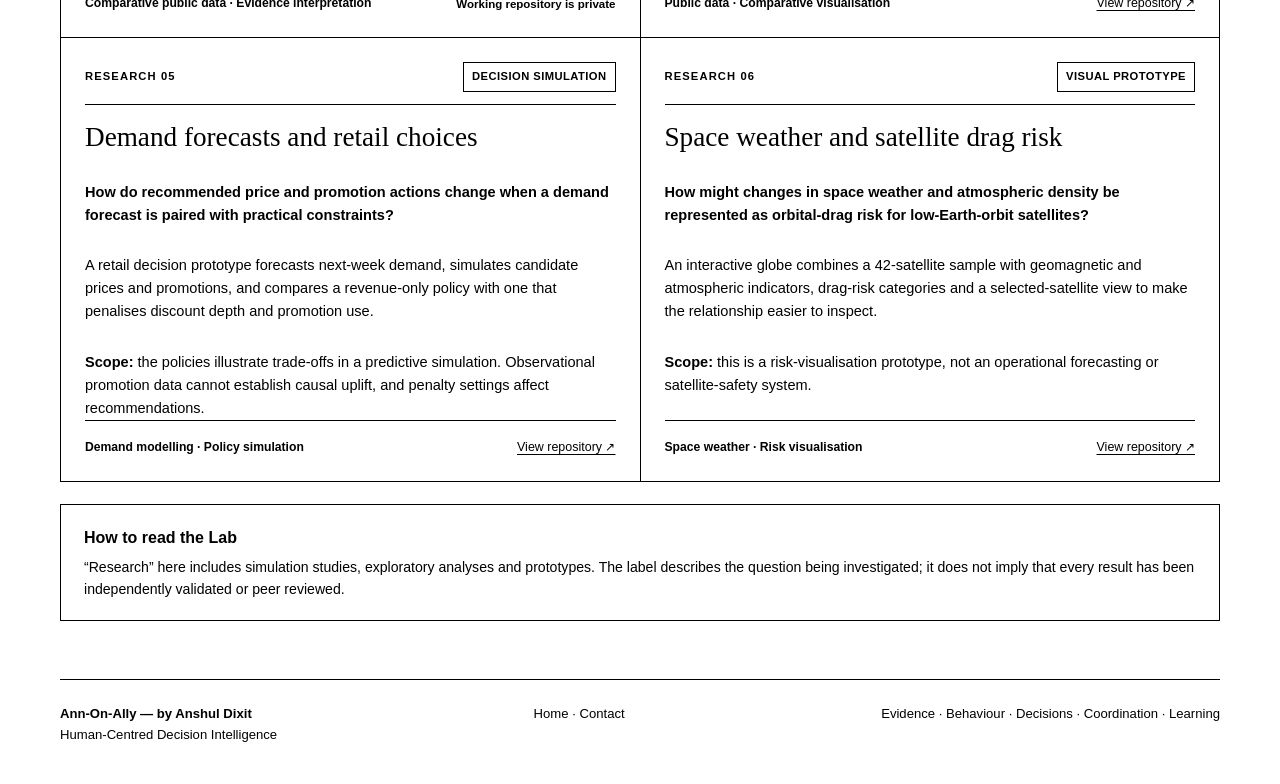
<file: ann-on-ally/research.html>
<!DOCTYPE html>

<html lang="en-GB">
<head>
<meta charset="utf-8"/><meta content="width=device-width, initial-scale=1" name="viewport"/>
<title>Ann-On-Ally | Research</title>

<meta content="Research from Ann-On-Ally across behavioural science, AI reasoning, public data, decision systems and applied quantitative analysis." name="description"/><link href="assets/research.css" rel="stylesheet"/><link href="assets/frontier-chat.css" rel="stylesheet"/></head>
<body>
<header class="header"><div class="header-inner"><a class="brand" href="index.html">ANN-ON-ALLY</a><nav aria-label="Ann-On-Ally sections" class="nav"><a aria-current="page" class="active" href="research.html">Research</a><a href="lab.html">Lab</a><a href="hire.html">Hire me</a><span aria-label="Newsletter coming soon" class="soon" title="Newsletter coming soon">Newsletter · Coming soon</span><a class="cta" href="index.html#quotation">Request a quotation</a></nav></div></header>
<main>
<section class="wrap hero"><div><p class="kicker">Ann-On-Ally · Research</p><h1>Research in progress.</h1><p class="intro">The Lab explores how evidence, behaviour and interacting systems shape real decisions. These six projects ask different questions, from AI-supported judgement to public data and environmental risk.</p></div><aside class="hero-aside"><p>Each entry is presented at its current stage: a simulation, an exploratory analysis, an evidence dashboard or a prototype. The research question leads; the project is the way I investigate it.</p></aside></section>
<section class="wrap section"><div class="section-head"><div><p class="kicker">Six research threads</p><h2>Questions first. Tools second.</h2></div><p>These projects do not all make the same kind of claim. Some test a modelled mechanism; others organise observational evidence or demonstrate a decision-support idea. Their scope and limits are stated alongside each one.</p></div>
<div class="research-list">
<article class="research"><div class="research-top"><span class="number">Research 01</span><span class="stage">Simulation study</span></div><h3>Explanation, autonomy and AI advice</h3><p class="question">Can an explanation help preserve a person’s sense of autonomy when AI advice conflicts with their judgement?</p><p>A Monte Carlo simulation explores how psychological reactance and explainability may shape trust, disagreement and decision outcomes when a person receives AI advice. The Explainability Buffer is tested as a design hypothesis.</p><p><strong>Scope:</strong> this models possible behavioural responses; it is not a clinical or user study and does not establish how deployed AI will affect people.</p><div class="research-bottom"><span class="method">Behavioural science · AI evaluation</span><a class="repo" href="https://github.com/cafeco09/behavioural-ai-decision-engine" rel="noreferrer" target="_blank">View repository ↗</a></div></article>
<article class="research"><div class="research-top"><span class="number">Research 02</span><span class="stage">Exploratory analysis</span></div><h3>Food patterns and fertility in Japan</h3><p class="question">What do prefectural fertility patterns and food-supply measures show, and what questions should be tested next?</p><p>This analysis brings together Japanese fertility, income, eating-out and food-quantity data, comparing regional patterns and exploring possible future scenarios. It separates historical observations from scenario assumptions.</p><p><strong>Scope:</strong> the results are observational and sensitive to data coverage and specification. They do not establish that food imports or diet cause fertility changes.</p><div class="research-bottom"><span class="method">Regional data · Panel analysis · Scenarios</span><a class="repo" href="https://github.com/cafeco09/tfr-japan-panel-analysis" rel="noreferrer" target="_blank">View repository ↗</a></div></article>
<article class="research"><div class="research-top"><span class="number">Research 03</span><span class="stage">Evidence dashboard</span></div><h3>Girls’ education, in context</h3><p class="question">How do education measures, learning outcomes and social context vary across countries?</p><p>A 28-country evidence dashboard brings together indicators on participation, completion, foundational learning and wider context. Source periods, definitions and coverage gaps remain visible; SIYA supports bounded questions about the evidence.</p><p><strong>Scope:</strong> measures come from different sources and years. Family-background comparisons are available only for covered locations and describe associations, not causal effects.</p><div class="research-bottom"><span class="method">Comparative public data · Evidence interpretation</span><span class="private-label">Working repository is private</span></div></article>
<article class="research"><div class="research-top"><span class="number">Research 04</span><span class="stage">Public-data study</span></div><h3>Food waste, hunger and access</h3><p class="question">Where do household food-waste estimates coexist with undernourishment, and what structural questions does that raise?</p><p>The dashboard compares country-level indicators for household food waste, undernourishment and malnutrition mortality. It frames overlap as a question about access, affordability, storage, distribution and resilience.</p><p><strong>Scope:</strong> the indicators differ in source, period and certainty. Their overlap is descriptive; it does not show that household waste directly causes hunger or how much food could be redistributed.</p><div class="research-bottom"><span class="method">Public data · Comparative visualisation</span><a class="repo" href="https://github.com/cafeco09/food-waste-hunger-map" rel="noreferrer" target="_blank">View repository ↗</a></div></article>
<article class="research"><div class="research-top"><span class="number">Research 05</span><span class="stage">Decision simulation</span></div><h3>Demand forecasts and retail choices</h3><p class="question">How do recommended price and promotion actions change when a demand forecast is paired with practical constraints?</p><p>A retail decision prototype forecasts next-week demand, simulates candidate prices and promotions, and compares a revenue-only policy with one that penalises discount depth and promotion use.</p><p><strong>Scope:</strong> the policies illustrate trade-offs in a predictive simulation. Observational promotion data cannot establish causal uplift, and penalty settings affect recommendations.</p><div class="research-bottom"><span class="method">Demand modelling · Policy simulation</span><a class="repo" href="https://github.com/cafeco09/retail-decisioning-demand-promo" rel="noreferrer" target="_blank">View repository ↗</a></div></article>
<article class="research"><div class="research-top"><span class="number">Research 06</span><span class="stage">Visual prototype</span></div><h3>Space weather and satellite drag risk</h3><p class="question">How might changes in space weather and atmospheric density be represented as orbital-drag risk for low-Earth-orbit satellites?</p><p>An interactive globe combines a 42-satellite sample with geomagnetic and atmospheric indicators, drag-risk categories and a selected-satellite view to make the relationship easier to inspect.</p><p><strong>Scope:</strong> this is a risk-visualisation prototype, not an operational forecasting or satellite-safety system.</p><div class="research-bottom"><span class="method">Space weather · Risk visualisation</span><a class="repo" href="https://github.com/cafeco09/space_weather_official_risk" rel="noreferrer" target="_blank">View repository ↗</a></div></article>
</div>
<div class="note"><strong>How to read the Lab</strong><p>“Research” here includes simulation studies, exploratory analyses and prototypes. The label describes the question being investigated; it does not imply that every result has been independently validated or peer reviewed.</p></div>
</section>
</main>
<footer class="wrap footer"><p><span class="brandline">Ann-On-Ally — by Anshul Dixit</span><br/>Human-Centred Decision Intelligence</p><p><a href="index.html">Home</a> · <a href="mailto:anshuldixit2494@gmail.com">Contact</a></p><p>Evidence · Behaviour · Decisions · Coordination · Learning</p></footer>
<button class="frontier-launch" id="frontierLaunch" type="button">Peek-a-boo</button><aside aria-label="Peek-a-boo" class="frontier-chat" id="frontierChat">
<div class="fc-head"><div><strong>Peek-a-boo</strong><span>Evidence-aware website assistant</span></div><button aria-label="Close" class="fc-close" id="frontierClose" type="button">×</button></div>
<div class="fc-body" id="frontierMessages">
<div class="fc-msg bot">Ask about Anshul’s work, research, methods, capabilities, or how the approaches represented on Ann-On-Ally might apply to your problem.<div class="fc-meta"><span class="fc-status">PEEK-A-BOO</span> · Website evidence</div></div>
</div>
<form class="fc-form" id="frontierForm"><input aria-label="Question" autocomplete="off" id="frontierInput" maxlength="1200" placeholder="Ask about the work or how it could apply…"/><button type="submit">Ask</button></form>
<div class="fc-note">Peek-a-boo answers from evidence represented within Ann-On-Ally and can leave a question unresolved when the site does not support a conclusion.</div>
</aside><script src="cloud-config.js"></script><script src="assets/site.js"></script><script src="assets/frontier-chat.js"></script></body></html>
</file>
<file: ann-on-ally/assets/home.css>
:root{--black:#000;--white:#fff;--border:1.5px solid #000;--thin:1px solid #000;--max:1160px}*{box-sizing:border-box}html{scroll-behavior:smooth}body{margin:0;background:var(--white);color:var(--black);font:16px/1.58 Arial,Helvetica,sans-serif}a{color:inherit;text-decoration:none}button,input,select,textarea{font:inherit;color:inherit}.site-header{border-bottom:var(--border);background:#fff;position:sticky;top:0;z-index:5}.header-inner{max-width:var(--max);min-height:76px;margin:auto;padding:12px 24px;display:flex;align-items:center;justify-content:space-between;gap:24px}.wordmark{font-size:1.08rem;font-weight:800;letter-spacing:.04em;white-space:nowrap}.nav{display:flex;align-items:center;gap:24px;font-size:.85rem}.nav a{text-decoration:underline;text-underline-offset:4px}.nav .nav-cta{border:var(--border);padding:9px 13px;font-weight:700;text-decoration:none}.nav .soon{font-size:.8rem;white-space:nowrap}.nav .soon small{display:block;font-size:.61rem;text-transform:uppercase;letter-spacing:.08em}.menu{display:none;border:var(--border);background:#fff;padding:7px 10px}.wrap{max-width:var(--max);margin:auto;padding:0 24px}.wire-note{font-size:.68rem;letter-spacing:.12em;text-transform:uppercase;margin:17px 0 0}.hero{padding:72px 0 70px;display:grid;grid-template-columns:1.04fr .96fr;gap:68px;align-items:center;min-height:570px}.kicker{font-size:.73rem;text-transform:uppercase;letter-spacing:.15em;font-weight:700;margin:0 0 18px}h1,h2,h3,p{margin-top:0}h1,h2{font-family:Georgia,'Times New Roman',serif;letter-spacing:-.035em;line-height:1.06}h1{font-size:clamp(3.15rem,6.5vw,6rem);margin-bottom:22px;max-width:650px}.intro{font-size:1.08rem;max-width:640px;margin-bottom:18px}.supporting{max-width:650px;margin-bottom:25px}.button-row{display:flex;gap:11px;flex-wrap:wrap}.button{display:inline-flex;min-height:47px;align-items:center;justify-content:center;padding:10px 17px;border:var(--border);background:#fff;font-weight:700;cursor:pointer}.button.solid{background:#000;color:#fff}.pointer-panel{border:var(--border);padding:27px 29px 20px}.pointer-panel h2{font-size:1.65rem;margin-bottom:14px}.pointer{display:grid;grid-template-columns:34px 1fr;gap:12px;padding:14px 0;border-top:var(--thin)}.pointer:first-of-type{border-top:var(--border)}.pointer b{font-size:.76rem;padding-top:3px}.pointer strong{display:block;margin-bottom:2px}.pointer p{font-size:.88rem;margin:0}.section{border-top:var(--border);padding:72px 0}.section-heading{display:grid;grid-template-columns:.82fr 1.18fr;gap:55px;align-items:start;margin-bottom:35px}.section-heading h2{font-size:clamp(2.35rem,4.2vw,4.1rem);margin:0}.section-heading p{max-width:680px;margin:4px 0 0}.pathway{border:var(--border);padding:22px 24px;margin-top:32px;font-size:clamp(.92rem,2vw,1.25rem);font-weight:750;display:flex;gap:12px;align-items:center;justify-content:space-between;flex-wrap:wrap}.pathway span.arrow{font-weight:400}.cards{display:grid;grid-template-columns:repeat(3,1fr);gap:14px}.card{border:var(--border);padding:22px;min-height:205px}.card .index{display:block;font-size:.72rem;font-weight:800;letter-spacing:.1em;margin-bottom:17px}.card h3{font:1.35rem Georgia,'Times New Roman',serif;margin-bottom:7px}.question{font-weight:700;margin-bottom:9px}.card p{font-size:.9rem;margin-bottom:0}.work-grid{display:grid;grid-template-columns:repeat(2,1fr);gap:14px}.work-card{border:var(--border);padding:24px;min-height:220px}.work-card h3{font:1.5rem Georgia,'Times New Roman',serif;margin-bottom:12px}.work-card p{margin-bottom:0}.insight{background:#000;color:#fff;padding:72px 0}.insight h2{font-size:clamp(2.5rem,4.7vw,4.6rem);max-width:780px}.insight-grid{display:grid;grid-template-columns:1fr 1fr;gap:44px;align-items:start}.insight-list{list-style:none;padding:0;margin:0;border-top:1px solid #fff}.insight-list li{border-bottom:1px solid #fff;padding:13px 0;font-weight:700}.inverse{color:#fff;border-color:#fff;background:#000}.work-with{display:grid;grid-template-columns:1fr 1fr;gap:14px}.work-box{border:var(--border);padding:26px}.work-box h3{font:1.6rem Georgia,serif;margin:0 0 12px}.work-box ul{padding-left:20px;margin:15px 0 20px}.work-box li{padding:3px 0}.frontier{border:var(--border);padding:26px;display:grid;grid-template-columns:1fr auto;gap:28px;align-items:center}.frontier h3{font:1.7rem Georgia,serif;margin-bottom:9px}.frontier p{margin:0;max-width:760px}.quote-section{background:#000;color:#fff;padding:70px 0}.quote-section h2{font-size:clamp(2.4rem,4.2vw,4rem)}.quote-intro{max-width:700px}.form-shell{background:#fff;color:#000;padding:27px;border:var(--border);margin-top:30px}.form-grid{display:grid;grid-template-columns:1fr 1fr;gap:18px 20px}.field{display:flex;flex-direction:column;gap:7px}.field.full{grid-column:1/-1}.field label{font-size:.83rem;font-weight:700}.field input,.field select,.field textarea{width:100%;border:var(--border);border-radius:0;background:#fff;padding:11px 12px;min-height:46px}.field textarea{min-height:125px;resize:vertical}.form-bottom{display:flex;justify-content:space-between;align-items:center;gap:20px;margin-top:20px}.form-note{font-size:.76rem;max-width:650px;margin:0}.closing{padding:70px 0}.closing h2{font-size:clamp(2.4rem,4.4vw,4.2rem);max-width:850px}.closing .bold-line{font-weight:800;font-size:1.18rem;max-width:820px}.footer{border-top:var(--border);padding:25px 0 38px;display:flex;justify-content:space-between;gap:20px;font-size:.82rem}.footer p{margin:0}.footer-brand{font-weight:800}
@media(max-width:820px){.header-inner{gap:10px}.nav{gap:12px;font-size:.78rem}.hero{gap:34px}.cards{grid-template-columns:repeat(2,1fr)}}@media(max-width:680px){.header-inner{min-height:64px;padding:10px 18px}.nav{display:none;position:absolute;top:63px;left:0;right:0;background:#fff;border-bottom:var(--border);padding:16px 18px;flex-direction:column;align-items:flex-start}.nav.open{display:flex}.menu{display:block}.wrap{padding:0 18px}.hero{grid-template-columns:1fr;padding:50px 0;gap:28px;min-height:0}.section{padding:52px 0}.section-heading,.insight-grid{grid-template-columns:1fr;gap:18px;margin-bottom:25px}.cards,.work-grid,.work-with{grid-template-columns:1fr}.card{min-height:0}.pathway{justify-content:flex-start}.pathway .arrow{padding:0 2px}.frontier{grid-template-columns:1fr;gap:20px}.form-shell{padding:18px}.form-grid{grid-template-columns:1fr}.field.full{grid-column:auto}.form-bottom{align-items:flex-start;flex-direction:column}.footer{flex-direction:column}}
</file>
<file: ann-on-ally/assets/frontier-chat.css>
.frontier-launch{position:fixed;right:22px;bottom:22px;z-index:80;border:1.5px solid #000;background:#000;color:#fff;padding:12px 16px;font-weight:800;cursor:pointer;box-shadow:5px 5px 0 rgba(0,0,0,.14)}
.frontier-chat{position:fixed;right:22px;bottom:78px;z-index:90;width:min(440px,calc(100vw - 28px));height:min(650px,calc(100vh - 110px));border:1.5px solid #000;background:#fff;display:none;grid-template-rows:auto 1fr auto auto;box-shadow:8px 8px 0 rgba(0,0,0,.16)}
.frontier-chat.open{display:grid}.fc-head{display:flex;align-items:flex-start;justify-content:space-between;gap:18px;padding:15px 16px;border-bottom:1.5px solid #000;background:#000;color:#fff}.fc-head strong{display:block}.fc-head span{display:block;font-size:.72rem;margin-top:2px}.fc-close{border:1px solid #fff;background:#000;color:#fff;width:30px;height:30px;cursor:pointer}.fc-body{overflow:auto;padding:15px;display:flex;flex-direction:column;gap:11px}.fc-msg{max-width:90%;border:1px solid #000;padding:11px 12px;font-size:.9rem;line-height:1.45}.fc-msg.user{align-self:flex-end;background:#000;color:#fff}.fc-msg.bot{align-self:flex-start;background:#fff}.fc-meta{font-size:.68rem;margin-top:8px;color:#555}.fc-status{font-weight:800}.fc-form{display:grid;grid-template-columns:1fr auto;border-top:1.5px solid #000}.fc-form input{min-width:0;border:0;padding:12px}.fc-form button{border:0;border-left:1.5px solid #000;background:#000;color:#fff;padding:0 15px;font-weight:800;cursor:pointer}.fc-note{font-size:.7rem;padding:9px 12px;border-top:1px solid #000;background:#f5f5f5}.fc-rich{display:grid;gap:9px}.fc-rich h3,.fc-rich h4{font-family:Georgia,'Times New Roman',serif;margin:0;line-height:1.2}.fc-rich p{margin:0}.fc-rich-label{font-size:.68rem;text-transform:uppercase;letter-spacing:.08em;font-weight:800}.fc-rich ul{margin:0;padding-left:19px}.fc-rich-callout{border-left:3px solid #000;padding:8px 10px;background:#f5f5f5}.fc-rich-callout strong{display:block;margin-bottom:2px}.fc-rich-chips{display:flex;flex-wrap:wrap;gap:5px}.fc-rich-chip{border:1px solid #000;padding:4px 7px;font-size:.72rem}.fc-rich-link{border:0;background:transparent;padding:0;text-align:left;text-decoration:underline;font-weight:800;cursor:pointer}.fc-trace{border-top:1px solid #aaa;margin-top:9px;padding-top:7px;font-size:.7rem}.fc-trace summary{cursor:pointer;font-weight:800}.fc-trace-row{margin-top:4px}.fc-derive{margin-top:6px}.fc-derive-grid{margin-top:5px;display:grid;gap:3px}.fc-derive-row{font-size:.66rem}
@media(max-width:600px){.frontier-launch{right:12px;bottom:12px}.frontier-chat{right:7px;bottom:63px;width:calc(100vw - 14px);height:calc(100vh - 78px)}}
</file>
<file: ann-on-ally/assets/contact.css>
:root{--b:1.5px solid #000;--max:1160px}*{box-sizing:border-box}body{margin:0;font:16px/1.58 Arial,Helvetica,sans-serif;color:#000;background:#fff}a{color:inherit}.header{border-bottom:var(--b);position:sticky;top:0;background:#fff}.header-inner,.wrap{max-width:var(--max);margin:auto;padding:0 24px}.header-inner{min-height:76px;display:flex;align-items:center;gap:24px}.brand{font-weight:800;text-decoration:none}.nav{margin-left:auto;display:flex;gap:20px;align-items:center;font-size:.85rem}.soon{font-size:.78rem}.cta{border:var(--b);padding:9px 12px;text-decoration:none;font-weight:700}.hero{padding:100px 0 130px}.kicker{text-transform:uppercase;letter-spacing:.14em;font-size:.72rem;font-weight:800}.hero h1{font:clamp(3.4rem,7vw,6.5rem)/1.05 Georgia,serif;letter-spacing:-.04em;margin:10px 0 22px;max-width:800px}.hero p{font-size:1.08rem;max-width:650px}.email{display:inline-block;margin-top:20px;border:var(--b);background:#000;color:#fff;padding:12px 17px;font-weight:800;text-decoration:none}.footer{border-top:var(--b);padding:25px 24px 40px;display:flex;justify-content:space-between;gap:20px;font-size:.82rem}@media(max-width:700px){.nav a:not(.cta),.soon{display:none}.hero{padding:65px 0 90px}.footer{flex-direction:column}}
</file>
<file: ann-on-ally/assets/hire.css>
:root{--black:#000;--white:#fff;--line:1px solid #000;--bold:1.5px solid #000;--max:1160px}*{box-sizing:border-box}html{scroll-behavior:smooth}body{margin:0;background:#fff;color:#000;font:16px/1.58 Arial,Helvetica,sans-serif}a{color:inherit;text-decoration:none}.header{border-bottom:var(--bold);position:sticky;top:0;background:#fff;z-index:4}.header-inner{max-width:var(--max);margin:auto;padding:12px 24px;min-height:72px;display:flex;align-items:center;justify-content:space-between;gap:24px}.brand{font-weight:800;letter-spacing:.04em;white-space:nowrap}.nav{display:flex;gap:21px;align-items:center;font-size:.84rem}.nav a{text-decoration:underline;text-underline-offset:4px}.nav .active{font-weight:800}.nav .cta{border:var(--bold);padding:8px 12px;text-decoration:none;font-weight:700}.nav .soon{font-size:.78rem;white-space:nowrap}.wrap{max-width:var(--max);margin:auto;padding:0 24px}.hero{padding:77px 0 67px;display:grid;grid-template-columns:1.05fr .95fr;gap:60px;align-items:center}.kicker{font-size:.72rem;letter-spacing:.15em;text-transform:uppercase;font-weight:750;margin:0 0 17px}.hero h1{font:clamp(3.2rem,6.5vw,6rem)/1.02 Georgia,'Times New Roman',serif;letter-spacing:-.045em;margin:0 0 18px}.hero h2{font:clamp(1.8rem,3vw,2.7rem)/1.1 Georgia,serif;letter-spacing:-.025em;margin:0 0 19px}.hero p{max-width:680px}.lead{font-size:1.1rem}.button-row{display:flex;gap:11px;flex-wrap:wrap;margin-top:23px}.button{display:inline-flex;min-height:46px;align-items:center;justify-content:center;padding:10px 16px;border:var(--bold);background:#fff;font-weight:700}.button.solid{background:#000;color:#fff}.hero-panel{border:var(--bold);padding:25px}.hero-panel h3{font:1.45rem Georgia,serif;margin:0 0 14px}.hero-point{padding:11px 0;border-top:var(--line);display:grid;grid-template-columns:30px 1fr;gap:10px;font-size:.91rem}.hero-point b{font-size:.72rem}.section{border-top:var(--bold);padding:65px 0}.section-head{display:grid;grid-template-columns:.78fr 1.22fr;gap:50px;align-items:start;margin-bottom:30px}.section-head h2{font:clamp(2.25rem,4vw,3.8rem)/1.05 Georgia,serif;letter-spacing:-.035em;margin:0}.section-head p{margin:3px 0 0;max-width:730px}.role-grid{display:grid;grid-template-columns:repeat(3,1fr);border-top:var(--bold);border-left:var(--bold)}.role{border-right:var(--bold);border-bottom:var(--bold);padding:20px;min-height:155px}.role h3{font:1.35rem Georgia,serif;margin:0 0 8px}.role p{font-size:.88rem;margin:0}.bring{display:grid;grid-template-columns:1fr 1fr;border-top:var(--bold);border-left:var(--bold)}.bring article{border-right:var(--bold);border-bottom:var(--bold);padding:21px;min-height:172px}.bring h3{font:1.3rem Georgia,serif;margin:0 0 8px}.bring p{font-size:.91rem;margin:0}.experience{display:grid;grid-template-columns:repeat(3,1fr);gap:14px}.exp{border:var(--bold);padding:22px;min-height:210px}.exp .index{font-size:.7rem;letter-spacing:.1em;font-weight:800}.exp h3{font:1.4rem Georgia,serif;margin:15px 0 8px}.exp p{font-size:.9rem;margin:0}.metric{font:2rem Georgia,serif;font-weight:700;margin-top:14px}.problem-list{list-style:none;padding:0;margin:0;border-top:var(--bold)}.problem-list li{border-bottom:var(--line);padding:13px 0;font-weight:700}.principles{display:grid;grid-template-columns:repeat(5,1fr);border-top:var(--bold);border-left:var(--bold)}.principle{border-right:var(--bold);border-bottom:var(--bold);padding:17px;min-height:140px}.principle h3{font:1.1rem Georgia,serif;margin:0 0 7px}.principle p{font-size:.83rem;margin:0}.open-roles{border:var(--bold);padding:24px}.open-roles h3{font:1.5rem Georgia,serif;margin:0 0 10px}.roles-line{font-size:1.04rem;font-weight:750;margin:0}.cta-section{background:#000;color:#fff;padding:67px 0}.cta-section h2{font:clamp(2.4rem,4.4vw,4.2rem)/1.05 Georgia,serif;letter-spacing:-.035em;margin:0 0 13px}.cta-section p{max-width:720px}.email{display:inline-flex;border:1.5px solid #fff;padding:12px 17px;font-weight:800;margin-top:7px}.email:hover{background:#fff;color:#000}.footer{border-top:var(--bold);padding:24px 0 38px;display:flex;justify-content:space-between;gap:24px;font-size:.82rem}.footer p{margin:0}.footer-brand{font-weight:800}
@media(max-width:820px){.nav{gap:12px;font-size:.75rem}.hero{gap:32px}.role-grid{grid-template-columns:repeat(2,1fr)}.principles{grid-template-columns:repeat(3,1fr)}}@media(max-width:650px){.header-inner{padding:11px 17px;min-height:64px}.nav{gap:9px;font-size:.7rem}.nav a:nth-child(1),.nav a:nth-child(2),.nav .soon{display:none}.nav .cta{padding:7px 8px}.wrap{padding:0 18px}.hero{grid-template-columns:1fr;padding:51px 0 45px;gap:22px}.section{padding:46px 0}.section-head{grid-template-columns:1fr;gap:13px}.role-grid,.bring,.experience{grid-template-columns:1fr}.role{min-height:0}.exp{min-height:0}.principles{grid-template-columns:1fr 1fr}.principle{min-height:0}.cta-section{padding:53px 0}.footer{flex-direction:column}}
</file>
<file: ann-on-ally/assets/lab.css>
:root{--black:#000;--white:#fff;--line:1px solid #000;--bold:1.5px solid #000;--max:1160px}*{box-sizing:border-box}html{scroll-behavior:smooth}body{margin:0;background:#fff;color:#000;font:16px/1.58 Arial,Helvetica,sans-serif}a{color:inherit;text-decoration:none}.header{border-bottom:var(--bold);position:sticky;top:0;background:#fff;z-index:3}.header-inner{max-width:var(--max);margin:auto;padding:12px 24px;min-height:72px;display:flex;align-items:center;justify-content:space-between;gap:24px}.brand{font-weight:800;letter-spacing:.04em;white-space:nowrap}.nav{display:flex;gap:21px;align-items:center;font-size:.84rem}.nav a{text-decoration:underline;text-underline-offset:4px}.nav .active{font-weight:800}.nav .cta{border:var(--bold);padding:8px 12px;text-decoration:none;font-weight:700}.nav .soon{font-size:.78rem;white-space:nowrap}.wrap{max-width:var(--max);margin:auto;padding:0 24px}.hero{padding:76px 0 54px;border-bottom:var(--bold);display:grid;grid-template-columns:1fr .8fr;gap:58px;align-items:end}.kicker{font-size:.72rem;letter-spacing:.15em;text-transform:uppercase;font-weight:750;margin:0 0 17px}.hero h1{font:clamp(3.25rem,6.5vw,6rem)/1.03 Georgia,'Times New Roman',serif;letter-spacing:-.045em;margin:0 0 20px}.hero p{max-width:690px;margin-bottom:0}.hero-aside{border-left:var(--bold);padding-left:22px;font-size:.92rem}.section{padding:57px 0}.section-head{display:grid;grid-template-columns:.78fr 1.22fr;gap:48px;margin-bottom:31px;align-items:start}.section-head h2{font:clamp(2.2rem,4vw,3.7rem)/1.05 Georgia,'Times New Roman',serif;letter-spacing:-.035em;margin:0}.section-head p{margin:3px 0 0;max-width:730px}.work-list{display:grid;grid-template-columns:1fr 1fr;border-top:var(--bold);border-left:var(--bold)}.work{padding:23px;border-right:var(--bold);border-bottom:var(--bold);min-height:300px;display:flex;flex-direction:column}.work-top{display:flex;justify-content:space-between;align-items:center;gap:15px;border-bottom:var(--line);padding-bottom:11px;margin-bottom:17px}.number,.status{font-size:.68rem;letter-spacing:.1em;text-transform:uppercase;font-weight:800}.status{border:var(--line);padding:5px 8px;letter-spacing:.04em}.work h3{font:1.6rem/1.12 Georgia,'Times New Roman',serif;margin:0 0 12px}.work p{font-size:.9rem;margin-bottom:12px}.work p:last-of-type{margin-bottom:0}.work strong{font-weight:800}.next{margin-top:auto;padding-top:14px;border-top:var(--line);font-size:.82rem}.next b{display:block;font-size:.68rem;letter-spacing:.08em;text-transform:uppercase;margin-bottom:3px}.principle{border-top:var(--bold);padding:31px 0 5px;display:grid;grid-template-columns:.7fr 1.3fr;gap:48px;margin-top:30px}.principle h2{font:2rem/1.1 Georgia,serif;margin:0}.principle p{margin:0;max-width:700px}.contact{background:#000;color:#fff;padding:65px 0}.contact h2{font:clamp(2.4rem,4.5vw,4rem)/1.05 Georgia,serif;letter-spacing:-.035em;margin:0 0 14px}.contact p{max-width:720px}.email{display:inline-flex;align-items:center;border:1.5px solid #fff;padding:12px 17px;font-weight:800;margin-top:9px}.email:hover{background:#fff;color:#000}.footer{border-top:var(--bold);padding:24px 0 38px;display:flex;justify-content:space-between;gap:24px;font-size:.82rem}.footer p{margin:0}.footer-brand{font-weight:800}
@media(max-width:800px){.header-inner{gap:12px}.nav{gap:12px;font-size:.76rem}.hero{gap:32px}.section-head{gap:28px}}@media(max-width:650px){.header-inner{padding:11px 17px;min-height:64px}.nav{gap:9px;font-size:.72rem}.nav a:nth-child(1),.nav a:nth-child(5){display:none}.nav .cta{padding:7px 8px}.wrap{padding:0 18px}.hero{grid-template-columns:1fr;gap:23px;padding:51px 0 38px}.hero-aside{border-left:0;border-top:var(--bold);padding:16px 0 0}.section{padding:44px 0}.section-head,.principle{grid-template-columns:1fr;gap:14px}.work-list{grid-template-columns:1fr}.work{min-height:0;padding:20px}.next{margin-top:18px}.contact{padding:52px 0}.footer{flex-direction:column}}
</file>
<file: ann-on-ally/assets/research.css>
:root{--black:#000;--white:#fff;--line:1px solid #000;--bold:1.5px solid #000;--max:1160px}*{box-sizing:border-box}html{scroll-behavior:smooth}body{margin:0;background:#fff;color:#000;font:16px/1.58 Arial,Helvetica,sans-serif}a{color:inherit;text-decoration:none}.header{border-bottom:var(--bold);position:sticky;top:0;background:#fff;z-index:3}.header-inner{max-width:var(--max);margin:auto;padding:12px 24px;min-height:72px;display:flex;align-items:center;justify-content:space-between;gap:24px}.brand{font-weight:800;letter-spacing:.04em}.nav{display:flex;gap:23px;align-items:center;font-size:.85rem}.nav a{text-decoration:underline;text-underline-offset:4px}.nav .active{font-weight:800}.nav .cta{border:var(--bold);padding:8px 12px;text-decoration:none;font-weight:700}.nav .soon{font-size:.78rem;white-space:nowrap}.wrap{max-width:var(--max);margin:auto;padding:0 24px}.hero{padding:76px 0 56px;border-bottom:var(--bold);display:grid;grid-template-columns:1fr .8fr;gap:60px;align-items:end}.kicker{font-size:.72rem;letter-spacing:.15em;text-transform:uppercase;font-weight:750;margin:0 0 17px}.hero h1{font:clamp(3.4rem,7vw,6.4rem)/1 Georgia,'Times New Roman',serif;letter-spacing:-.045em;margin:0 0 20px}.hero p{max-width:670px;margin:0}.hero-aside{border-left:var(--bold);padding-left:23px;font-size:.93rem}.intro{font-size:1.12rem}.section{padding:58px 0}.section-head{display:grid;grid-template-columns:.7fr 1.3fr;gap:50px;margin-bottom:32px;align-items:start}.section-head h2{font:clamp(2.2rem,4vw,3.8rem)/1.05 Georgia,'Times New Roman',serif;letter-spacing:-.035em;margin:0}.section-head p{margin:3px 0 0;max-width:740px}.research-list{display:grid;grid-template-columns:1fr 1fr;border-top:var(--bold);border-left:var(--bold)}.research{padding:24px;border-right:var(--bold);border-bottom:var(--bold);min-height:345px;display:flex;flex-direction:column}.research-top{display:flex;justify-content:space-between;align-items:center;gap:16px;border-bottom:var(--line);padding-bottom:12px;margin-bottom:18px}.number,.stage{font-size:.7rem;letter-spacing:.1em;text-transform:uppercase;font-weight:800}.stage{border:var(--line);padding:5px 8px;letter-spacing:.04em}.research h3{font:1.7rem/1.1 Georgia,'Times New Roman',serif;margin:0 0 13px}.question{font-weight:800;margin-bottom:7px}.research p{font-size:.91rem;margin-bottom:13px}.research p:last-of-type{margin-bottom:0}.research-bottom{margin-top:auto;padding-top:17px;display:flex;justify-content:space-between;gap:18px;align-items:center;border-top:var(--line)}.method{font-size:.76rem;font-weight:700}.repo{font-size:.78rem;text-decoration:underline;text-underline-offset:3px;white-space:nowrap}.private-label{font-size:.72rem;font-weight:700}.note{border:var(--bold);padding:20px 23px;margin-top:22px}.note strong{display:block;margin-bottom:5px}.note p{margin:0;font-size:.88rem}.footer{border-top:var(--bold);padding:24px 0 38px;display:flex;justify-content:space-between;gap:24px;font-size:.82rem}.footer p{margin:0}.brandline{font-weight:800}
@media(max-width:750px){.header-inner{padding:11px 18px}.nav{gap:11px;font-size:.76rem}.wrap{padding:0 18px}.hero{grid-template-columns:1fr;gap:25px;padding:52px 0 40px}.hero-aside{border-left:0;border-top:var(--bold);padding:17px 0 0}.section{padding:45px 0}.section-head{grid-template-columns:1fr;gap:15px}.research-list{grid-template-columns:1fr}.research{min-height:0;padding:20px}.research-bottom{margin-top:19px}.footer{flex-direction:column}}
@media(max-width:520px){.nav{gap:8px;font-size:.7rem}.nav a:nth-child(1),.nav a:nth-child(5){display:none}.nav .cta{padding:6px 8px}.hero h1{font-size:3.4rem}}
</file>
